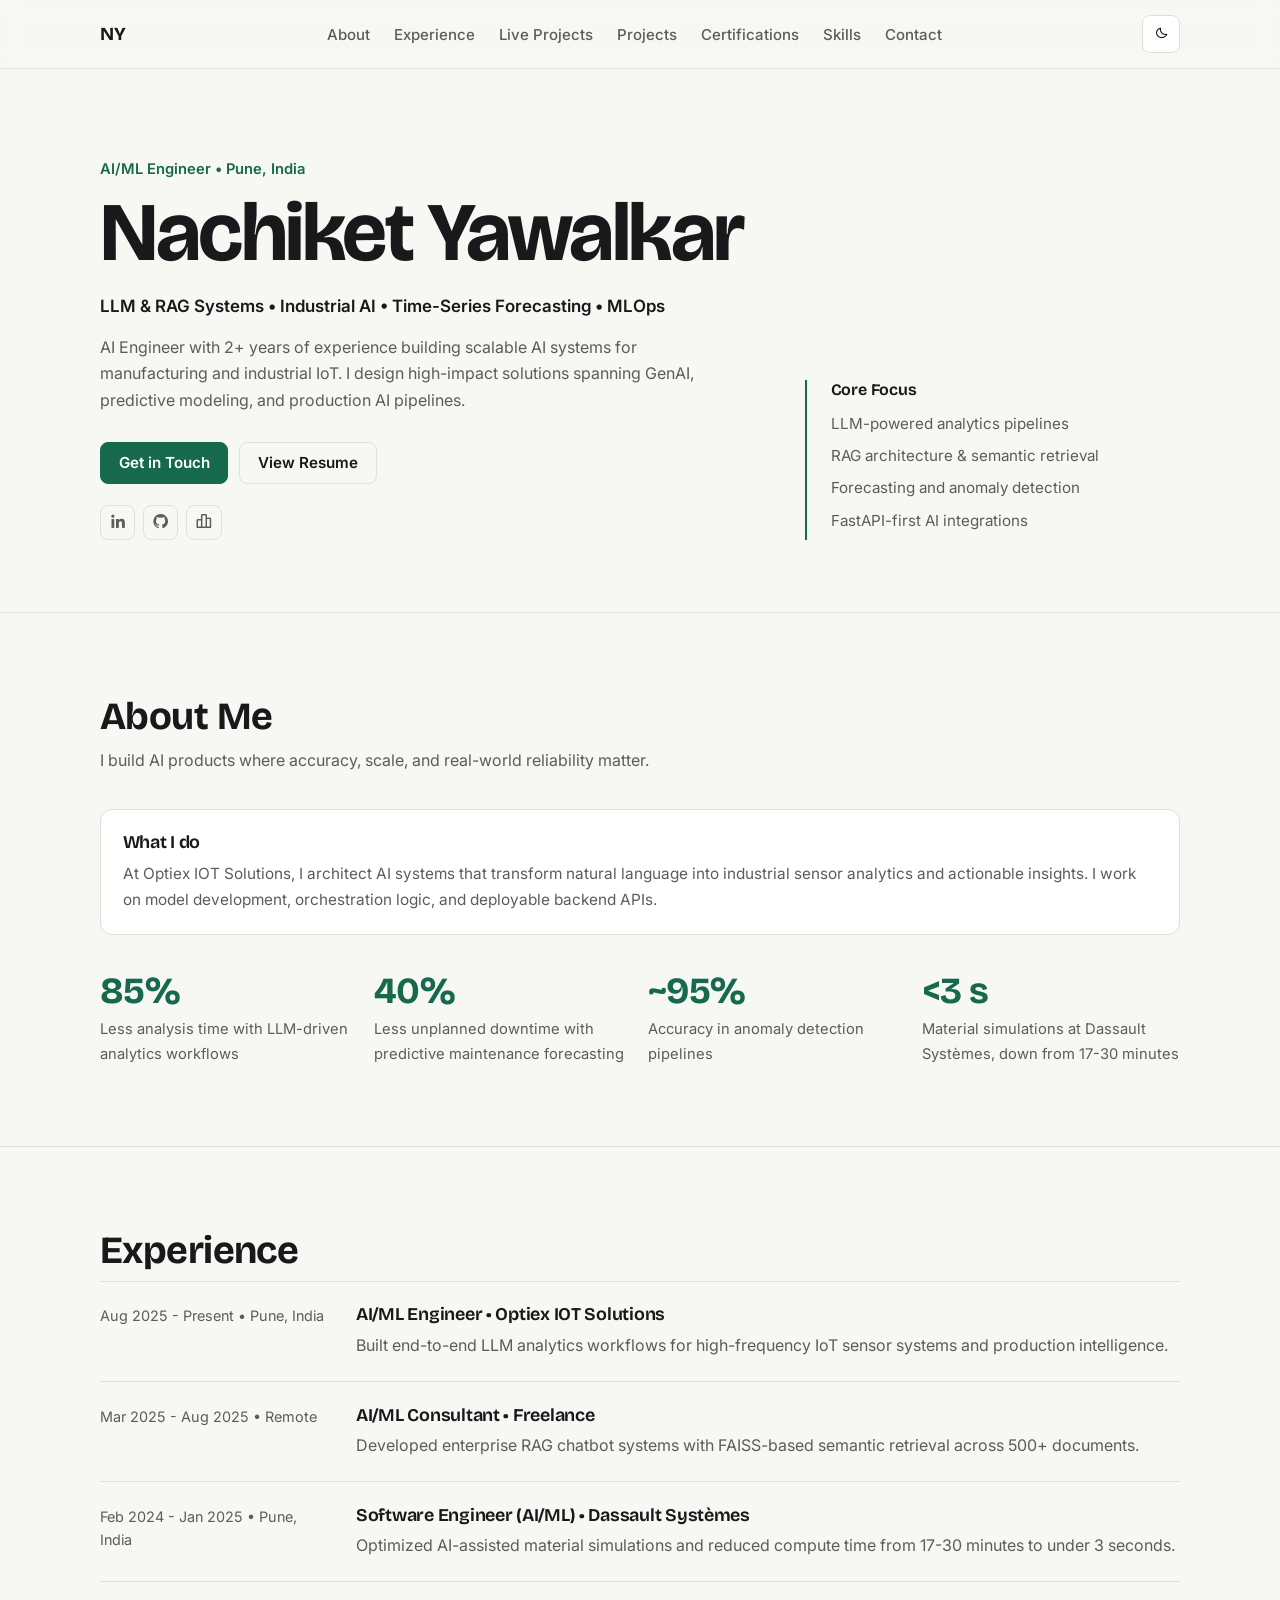
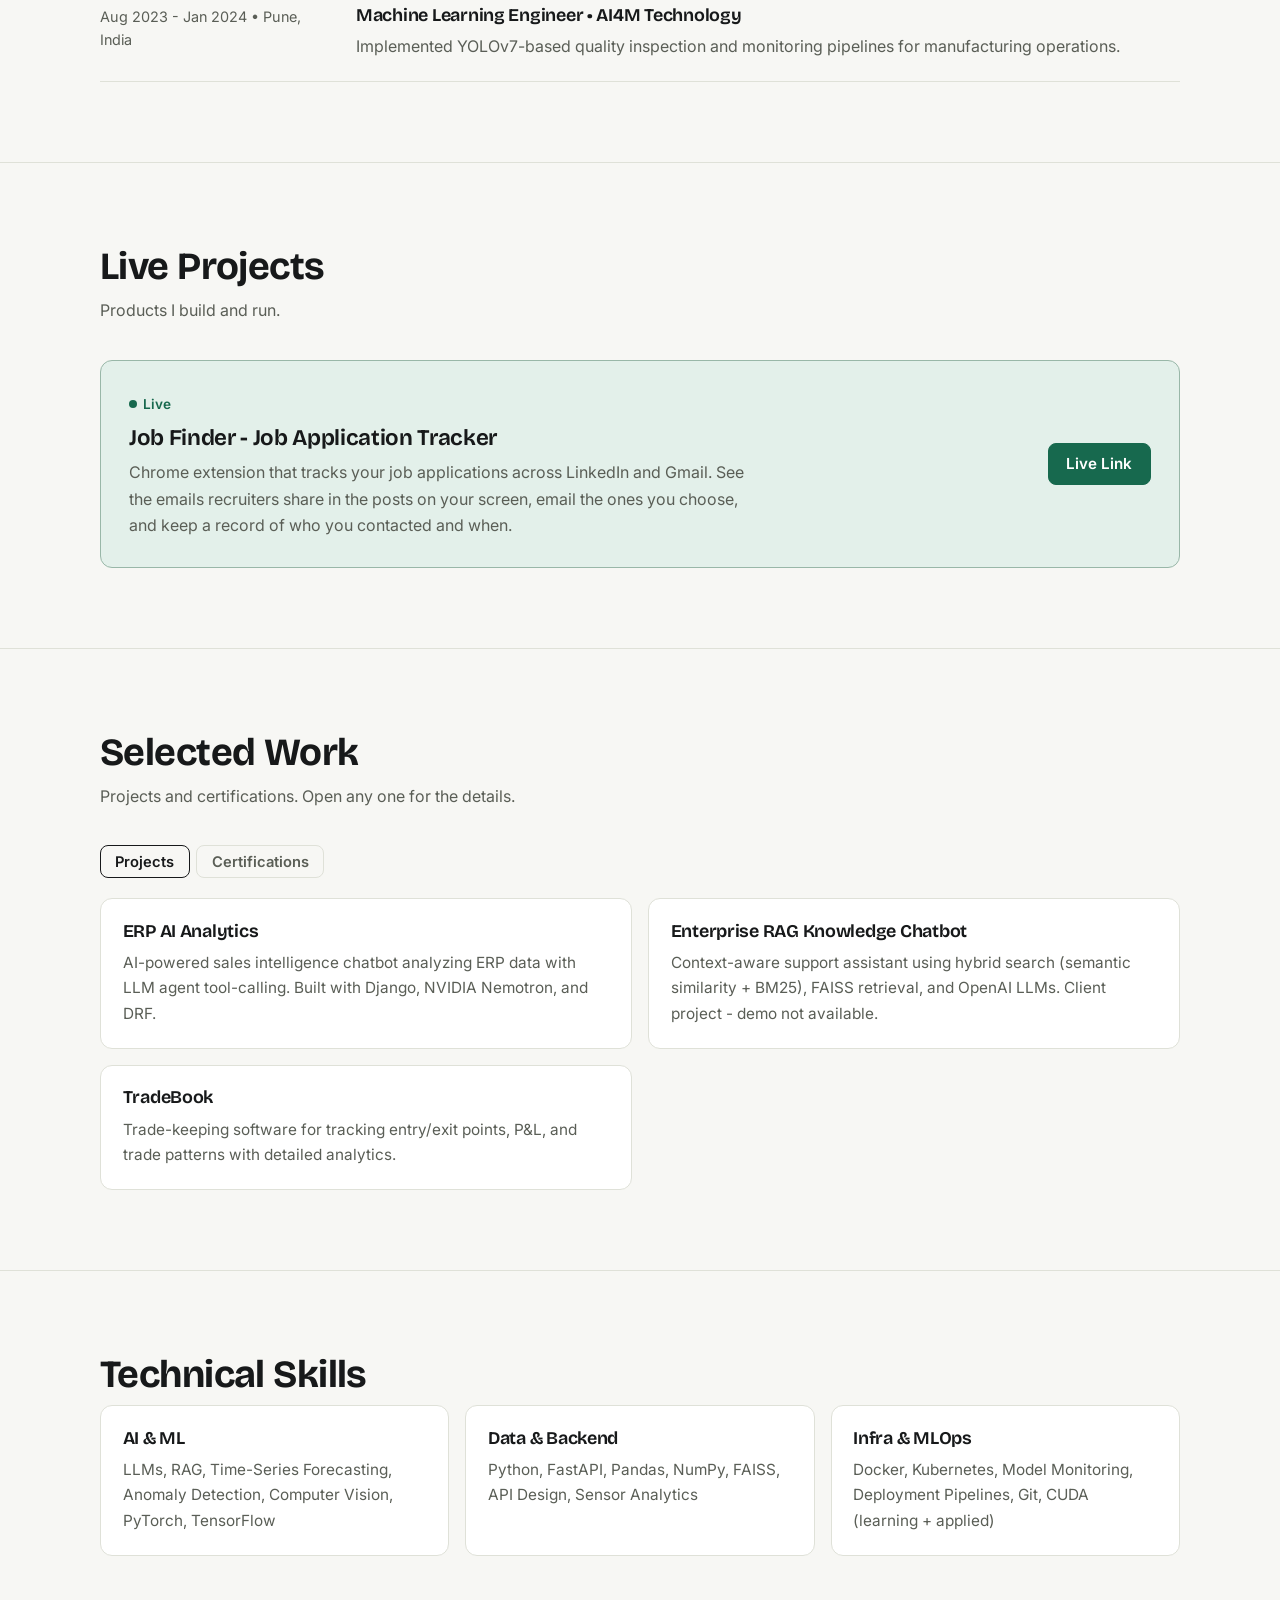
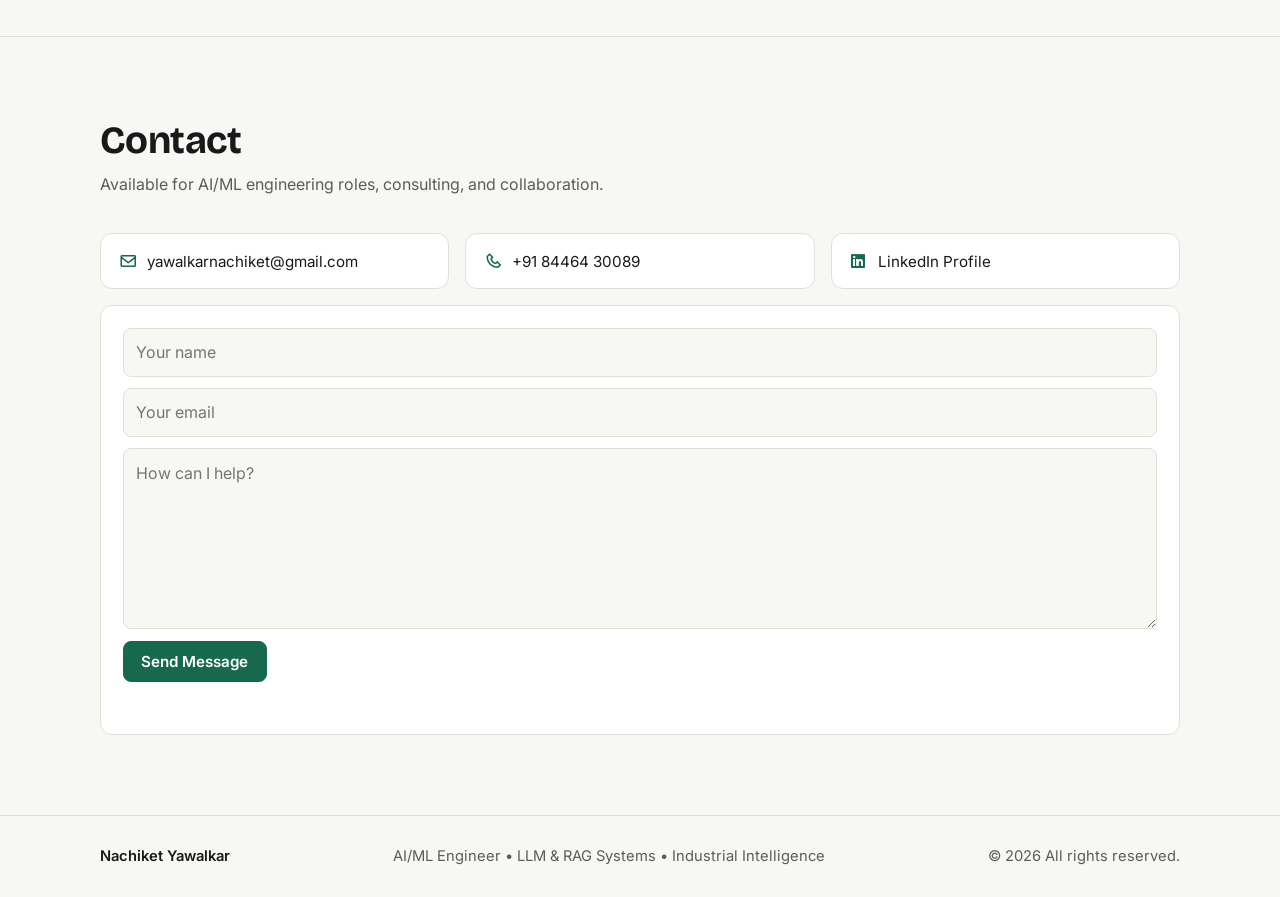
<file: index.html>
<!DOCTYPE html>
<html lang="en">
<head>
    <meta charset="UTF-8">
    <meta name="viewport" content="width=device-width, initial-scale=1.0">
    <meta name="description" content="Portfolio of Nachiket Yawalkar - AI/ML Engineer specializing in LLMs, RAG, time-series forecasting, and MLOps.">
    <title>Nachiket Yawalkar | AI/ML Engineer</title>
    <link rel="preconnect" href="https://fonts.googleapis.com">
    <link rel="preconnect" href="https://fonts.gstatic.com" crossorigin>
    <link href="https://fonts.googleapis.com/css2?family=Bricolage+Grotesque:opsz,wght@12..96,600;12..96,700&family=Inter:wght@400;500;600&display=swap" rel="stylesheet">
    <link href="https://cdn.jsdelivr.net/npm/boxicons@2.0.5/css/boxicons.min.css" rel="stylesheet">
    <link rel="stylesheet" href="style.css">
</head>
<body>
    <header class="l-header">
        <nav class="nav container">
            <a href="#home" class="nav__logo" aria-label="Nachiket Yawalkar, home">NY</a>
            <div class="nav__menu" id="nav-menu">
                <ul class="nav__list">
                    <li><a href="#about" class="nav__link">About</a></li>
                    <li><a href="#experience" class="nav__link">Experience</a></li>
                    <li><a href="#live-projects" class="nav__link">Live Projects</a></li>
                    <li><a href="projects.html" class="nav__link">Projects</a></li>
                    <li><a href="certifications.html" class="nav__link">Certifications</a></li>
                    <li><a href="#skills" class="nav__link">Skills</a></li>
                    <li><a href="#contact" class="nav__link">Contact</a></li>
                </ul>
            </div>
            <div class="nav__actions">
                <button class="icon-btn" id="theme-toggle" aria-label="Toggle theme">
                    <i class="bx bx-moon"></i>
                </button>
                <button class="nav__toggle icon-btn" id="nav-toggle" aria-label="Toggle menu">
                    <i class="bx bx-menu"></i>
                </button>
            </div>
        </nav>
    </header>

    <main>
        <section class="home section" id="home">
            <div class="container home__container reveal">
                <div class="home__content">
                    <p class="pill">AI/ML Engineer • Pune, India</p>
                    <h1>Nachiket Yawalkar</h1>
                    <p class="home__subtitle">LLM & RAG Systems • Industrial AI • Time-Series Forecasting • MLOps</p>
                    <p class="home__text">
                        AI Engineer with 2+ years of experience building scalable AI systems for manufacturing and industrial IoT. I design high-impact solutions spanning GenAI, predictive modeling, and production AI pipelines.
                    </p>
                    <div class="home__cta">
                        <a href="#contact" class="button">Get in Touch</a>
                        <a href="assets/Nachiket_Resume.pdf" class="button button--ghost" target="_blank" rel="noopener noreferrer">View Resume</a>
                    </div>
                    <div class="socials">
                        <a href="https://www.linkedin.com/in/nachiiiket" target="_blank" rel="noopener noreferrer" aria-label="LinkedIn"><i class="bx bxl-linkedin"></i></a>
                        <a href="https://github.com/nachiiiket" target="_blank" rel="noopener noreferrer" aria-label="GitHub"><i class="bx bxl-github"></i></a>
                        <a href="https://www.kaggle.com/nachiiiket/" target="_blank" rel="noopener noreferrer" aria-label="Kaggle"><i class="bx bx-bar-chart-alt-2"></i></a>
                    </div>
                </div>
                <aside class="home__card reveal">
                    <h3>Core Focus</h3>
                    <ul>
                        <li>LLM-powered analytics pipelines</li>
                        <li>RAG architecture & semantic retrieval</li>
                        <li>Forecasting and anomaly detection</li>
                        <li>FastAPI-first AI integrations</li>
                    </ul>
                </aside>
            </div>
        </section>

        <section class="section" id="about">
            <div class="container reveal">
                <h2 class="section-title">About Me</h2>
                <p class="section-subtitle">
                    I build AI products where accuracy, scale, and real-world reliability matter.
                </p>
                <div>
                    <article class="panel">
                        <h3>What I do</h3>
                        <p>
                            At Optiex IOT Solutions, I architect AI systems that transform natural language into industrial sensor analytics and actionable insights. I work on model development, orchestration logic, and deployable backend APIs.
                        </p>
                    </article>
                </div>
                <div class="stats">
                    <div class="stat"><b>85%</b><span>Less analysis time with LLM-driven analytics workflows</span></div>
                    <div class="stat"><b>40%</b><span>Less unplanned downtime with predictive maintenance forecasting</span></div>
                    <div class="stat"><b>~95%</b><span>Accuracy in anomaly detection pipelines</span></div>
                    <div class="stat"><b>&lt;3 s</b><span>Material simulations at Dassault Syst&egrave;mes, down from 17-30 minutes</span></div>
                </div>
            </div>
        </section>

        <section class="section section--muted" id="experience">
            <div class="container reveal">
                <h2 class="section-title">Experience</h2>
                <div class="timeline">
                    <article class="timeline__item">
                        <h3>AI/ML Engineer • Optiex IOT Solutions</h3>
                        <p class="meta">Aug 2025 - Present • Pune, India</p>
                        <p>Built end-to-end LLM analytics workflows for high-frequency IoT sensor systems and production intelligence.</p>
                    </article>
                    <article class="timeline__item">
                        <h3>AI/ML Consultant • Freelance</h3>
                        <p class="meta">Mar 2025 - Aug 2025 • Remote</p>
                        <p>Developed enterprise RAG chatbot systems with FAISS-based semantic retrieval across 500+ documents.</p>
                    </article>
                    <article class="timeline__item">
                        <h3>Software Engineer (AI/ML) • Dassault Systèmes</h3>
                        <p class="meta">Feb 2024 - Jan 2025 • Pune, India</p>
                        <p>Optimized AI-assisted material simulations and reduced compute time from 17-30 minutes to under 3 seconds.</p>
                    </article>
                    <article class="timeline__item">
                        <h3>Machine Learning Engineer • AI4M Technology</h3>
                        <p class="meta">Aug 2023 - Jan 2024 • Pune, India</p>
                        <p>Implemented YOLOv7-based quality inspection and monitoring pipelines for manufacturing operations.</p>
                    </article>
                </div>
            </div>
        </section>

        <section class="section" id="live-projects">
            <div class="container reveal">
                <h2 class="section-title">Live Projects</h2>
                <p class="section-subtitle">Products I build and run.</p>
                <article class="live-card">
                    <div>
                        <span class="live-tag">Live</span>
                        <h3><a href="job-finder/">Job Finder - Job Application Tracker</a></h3>
                        <p>Chrome extension that tracks your job applications across LinkedIn and Gmail. See the emails recruiters share in the posts on your screen, email the ones you choose, and keep a record of who you contacted and when.</p>
                    </div>
                    <a class="button" href="job-finder/">Live Link</a>
                </article>
            </div>
        </section>

        <section class="section section--muted" id="pages">
            <div class="container reveal">
                <h2 class="section-title">Selected Work</h2>
                <p class="section-subtitle">Projects and certifications. Open any one for the details.</p>
                <div class="page-tabs" role="tablist" aria-label="Portfolio Pages">
                    <button class="tab-btn active" data-tab-target="projects-page" role="tab" aria-selected="true">Projects</button>
                    <button class="tab-btn" data-tab-target="certifications-page" role="tab" aria-selected="false">Certifications</button>
                </div>

                <div id="projects-page" class="tab-panel active" role="tabpanel">
                    <div class="projects">
                        <article class="project-card">
                            <h3><a href="projects.html#erp-ai-analytics">ERP AI Analytics</a></h3>
                            <p>AI-powered sales intelligence chatbot analyzing ERP data with LLM agent tool-calling. Built with Django, NVIDIA Nemotron, and DRF.</p>
                        </article>
                        <article class="project-card">
                            <h3><a href="projects.html#enterprise-rag-chatbot">Enterprise RAG Knowledge Chatbot</a></h3>
                            <p>Context-aware support assistant using hybrid search (semantic similarity + BM25), FAISS retrieval, and OpenAI LLMs. Client project - demo not available.</p>
                        </article>
                        <article class="project-card">
                            <h3><a href="projects.html#tradebook">TradeBook</a></h3>
                            <p>Trade-keeping software for tracking entry/exit points, P&L, and trade patterns with detailed analytics.</p>
                        </article>
                    </div>
                </div>

                <div id="certifications-page" class="tab-panel" role="tabpanel">
                    <p class="section-subtitle">Open any certification for the details.</p>
                    <div class="chips">
                        <a href="certifications.html#learning-kubernetes">Learning Kubernetes</a>
                        <a href="certifications.html#learning-docker">Learning Docker</a>
                        <a href="certifications.html#js-algorithms-data-structures">JavaScript Algorithms and Data Structures</a>
                        <a href="certifications.html#ecommerce-level-1">E-Commerce Level 1 Participation</a>
                        <a href="certifications.html#solana-blockchain-program">Solana Blockchain Development Program</a>
                    </div>
                </div>

            </div>
        </section>

        <section class="section" id="skills">
            <div class="container reveal">
                <h2 class="section-title">Technical Skills</h2>
                <div class="skills">
                    <article class="skill-card">
                        <h3>AI & ML</h3>
                        <p>LLMs, RAG, Time-Series Forecasting, Anomaly Detection, Computer Vision, PyTorch, TensorFlow</p>
                    </article>
                    <article class="skill-card">
                        <h3>Data & Backend</h3>
                        <p>Python, FastAPI, Pandas, NumPy, FAISS, API Design, Sensor Analytics</p>
                    </article>
                    <article class="skill-card">
                        <h3>Infra & MLOps</h3>
                        <p>Docker, Kubernetes, Model Monitoring, Deployment Pipelines, Git, CUDA (learning + applied)</p>
                    </article>
                </div>
            </div>
        </section>

        <section class="section section--muted" id="contact">
            <div class="container">
                <h2 class="section-title">Contact</h2>
                <p class="section-subtitle">Available for AI/ML engineering roles, consulting, and collaboration.</p>
                <div class="contact-grid">
                    <a class="contact-card" href="mailto:yawalkarnachiket@gmail.com">
                        <i class="bx bx-envelope"></i>
                        <span class="contact-text">yawalkarnachiket@gmail.com</span>
                    </a>
                    <a class="contact-card" href="tel:+918446430089">
                        <i class="bx bx-phone"></i>
                        <span class="contact-text">+91 84464 30089</span>
                    </a>
                    <a class="contact-card" href="https://www.linkedin.com/in/nachiiiket" target="_blank" rel="noopener noreferrer">
                        <i class="bx bxl-linkedin-square"></i>
                        <span class="contact-text">LinkedIn Profile</span>
                    </a>
                </div>
                <form class="contact__form" id="contact-form">
                    <input type="text" id="name" class="contact__input" placeholder="Your name" aria-label="Your name" required>
                    <input type="email" id="email" class="contact__input" placeholder="Your email" aria-label="Your email" required>
                    <textarea id="message" rows="6" class="contact__input" placeholder="How can I help?" aria-label="How can I help?" required></textarea>
                    <button type="submit" class="button">Send Message</button>
                    <p id="form-status" class="form-status" aria-live="polite"></p>
                </form>
            </div>
        </section>
    </main>

    <button id="scroll-top" class="scroll-top" aria-label="Scroll to top">
        <i class="bx bx-up-arrow-alt"></i>
    </button>

    <footer class="footer">
        <div class="container footer__content">
            <p class="footer__title">Nachiket Yawalkar</p>
            <p>AI/ML Engineer • LLM & RAG Systems • Industrial Intelligence</p>
            <p class="footer__copy">© <span id="year"></span> All rights reserved.</p>
        </div>
    </footer>

    <script src="script.js"></script>
</body>
</html>
</file>
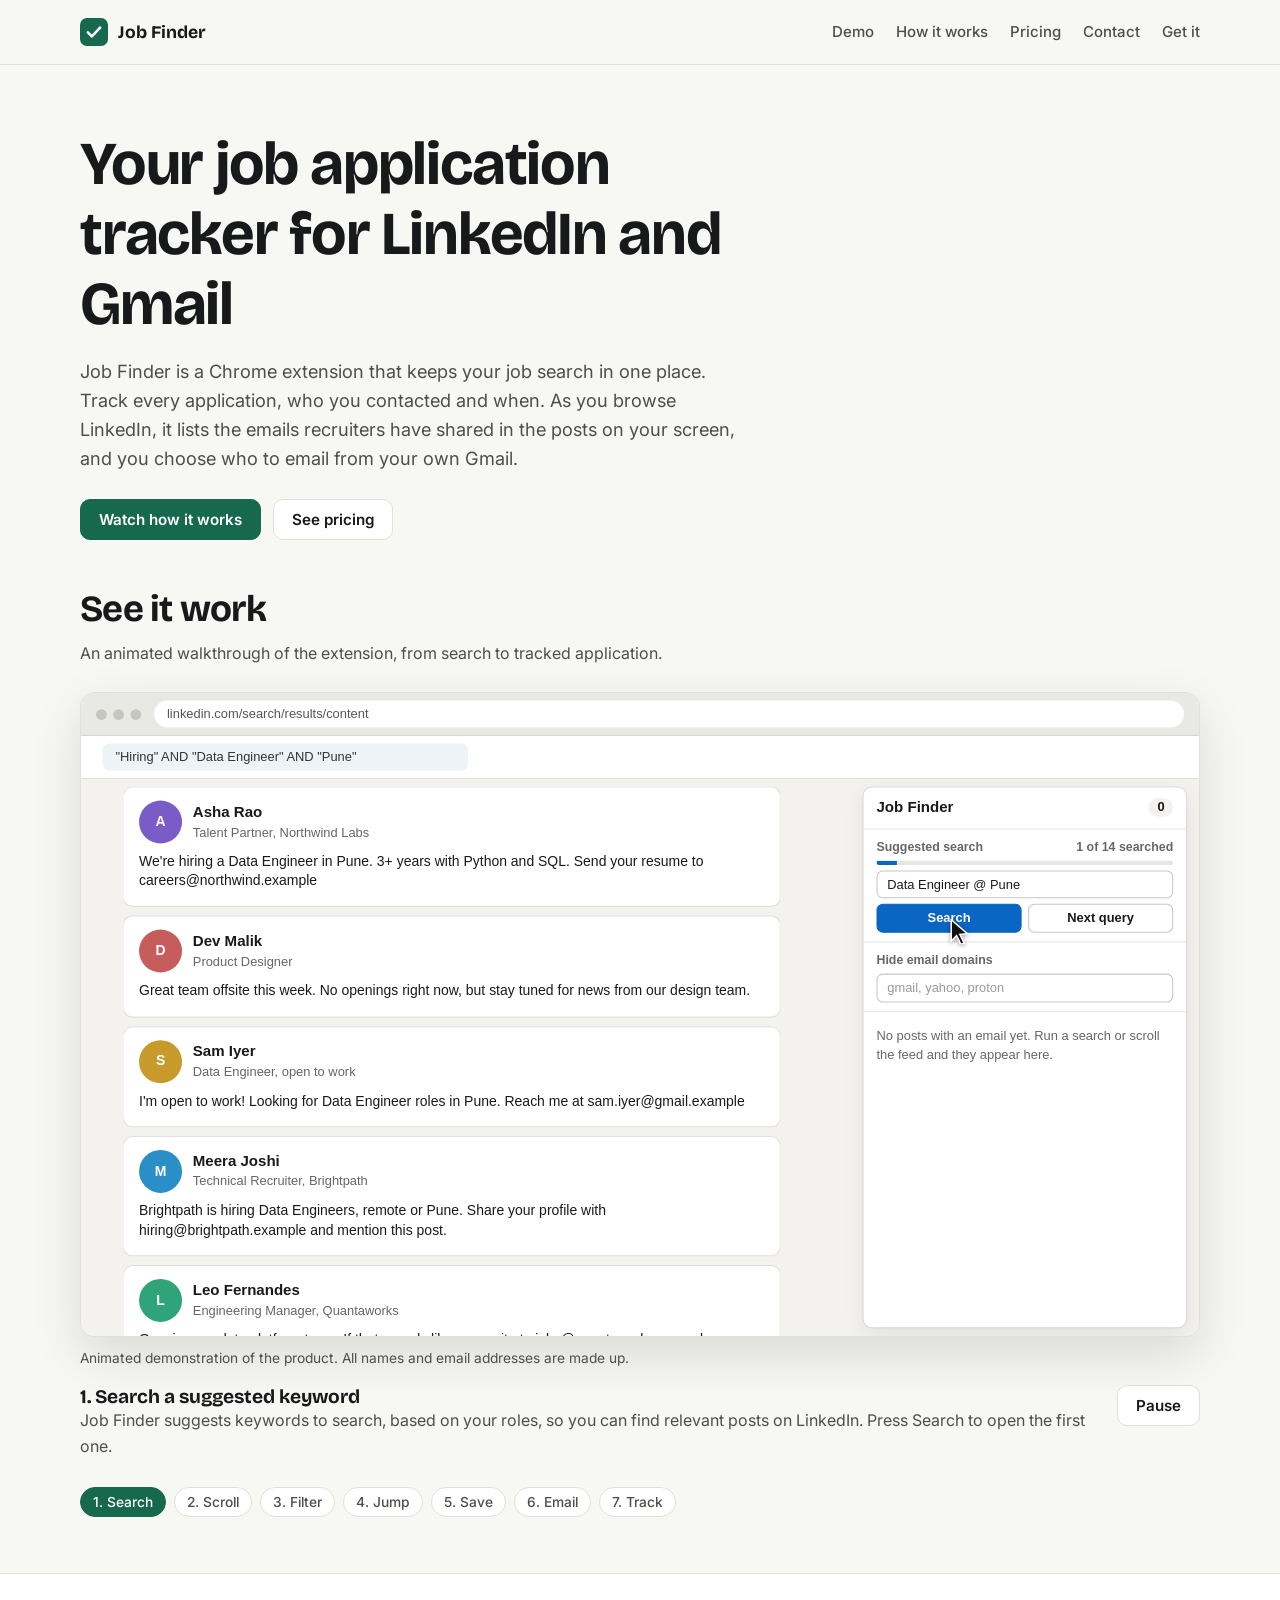
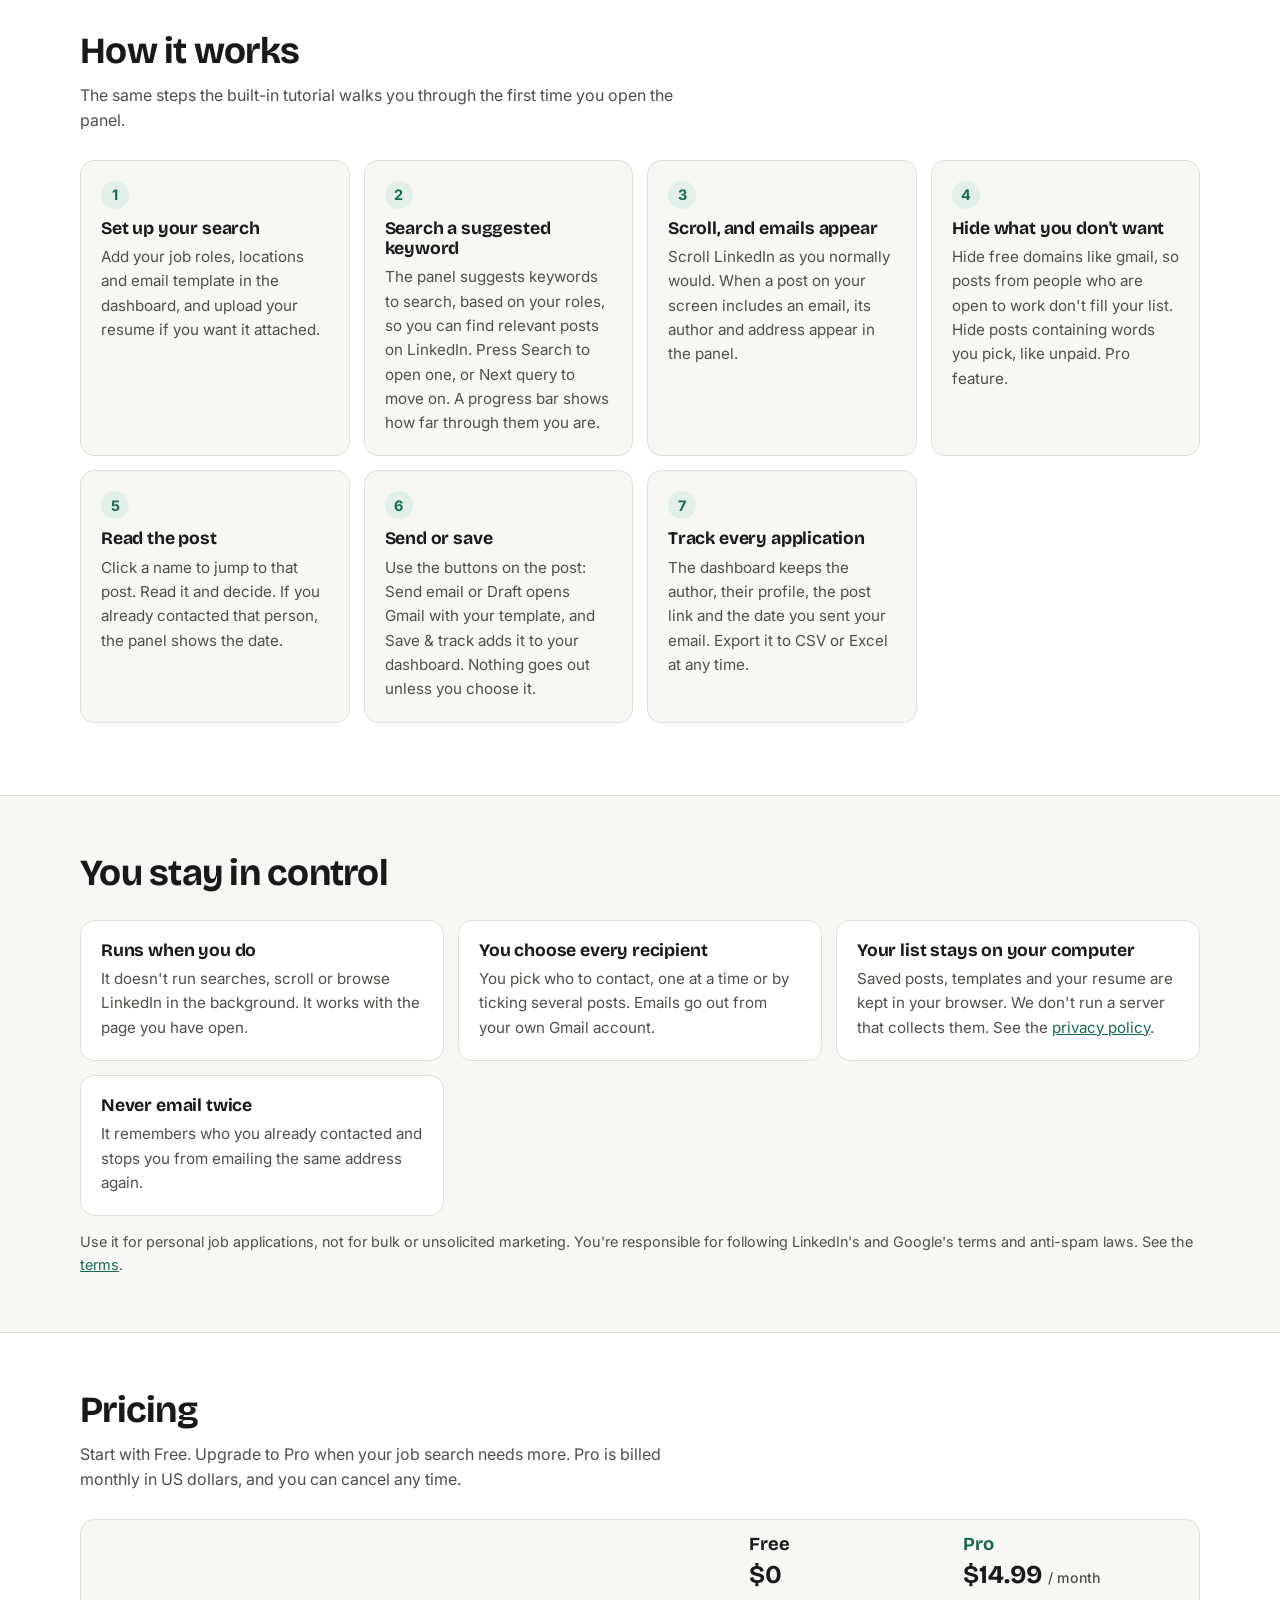
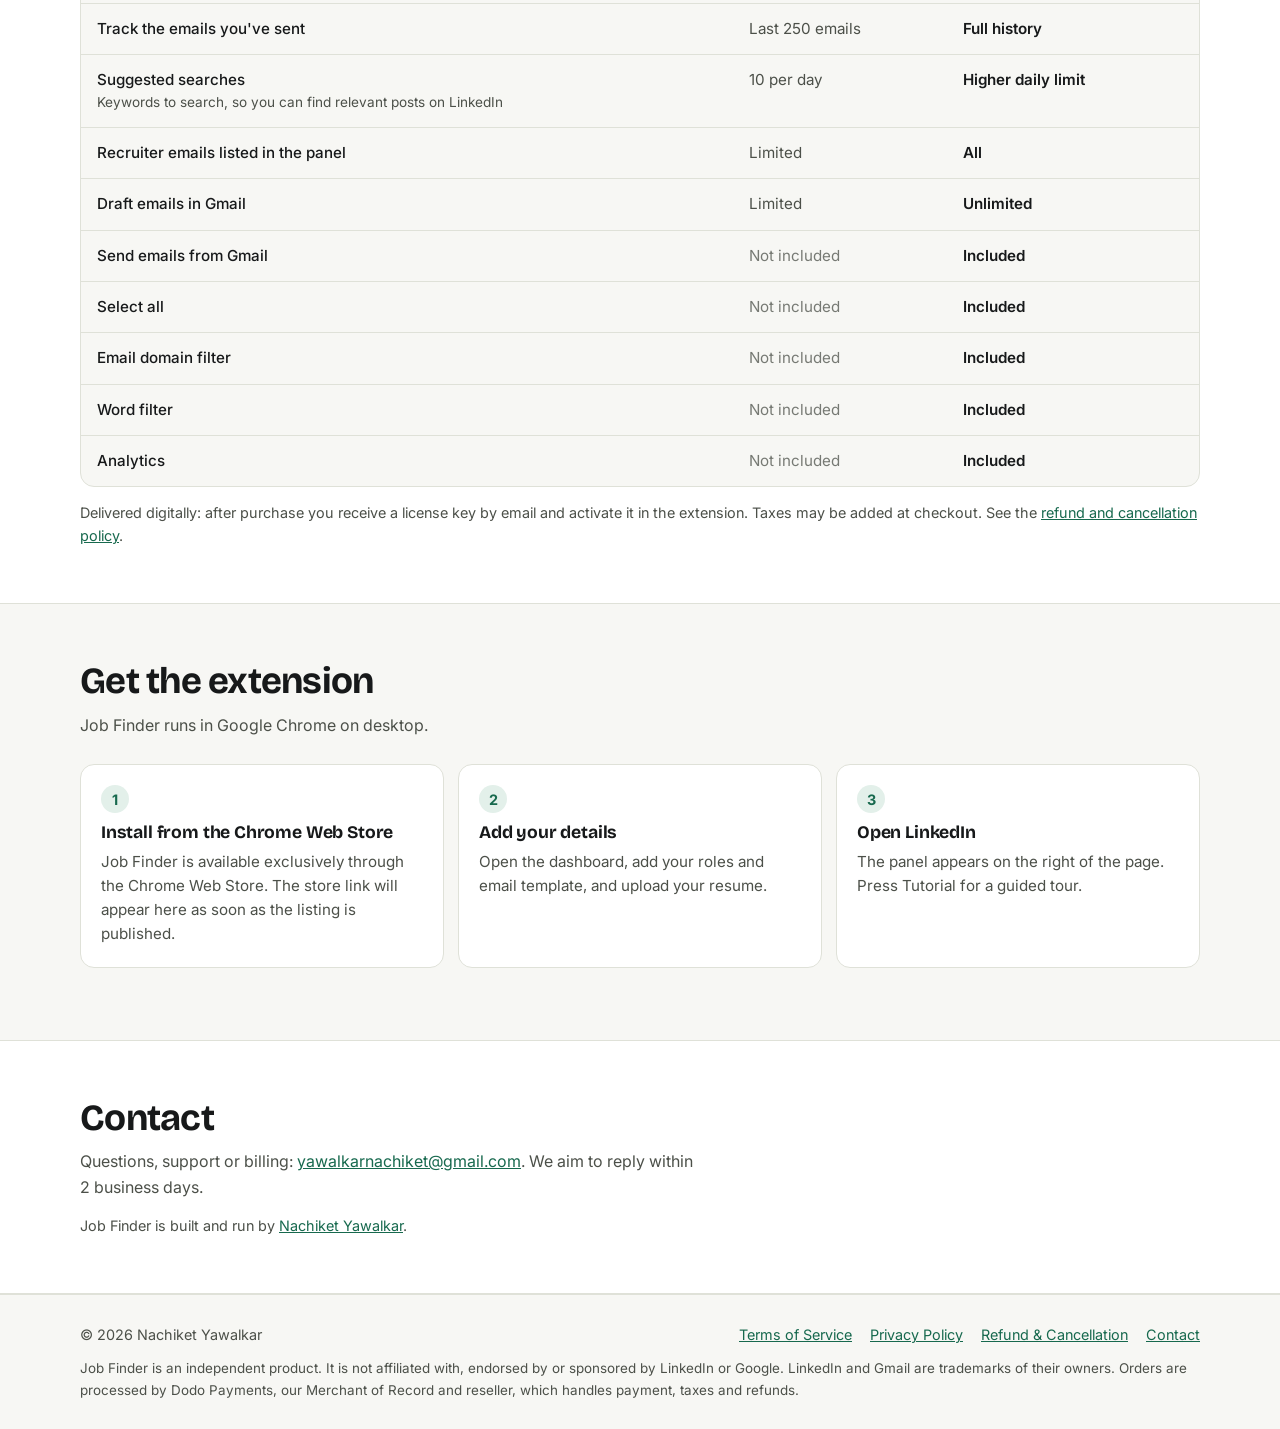
<file: job-finder/index.html>
<!doctype html>
<html lang="en">
<head>
  <meta charset="utf-8">
  <meta name="viewport" content="width=device-width, initial-scale=1">
  <title>Job Finder | Job application tracker for LinkedIn and Gmail</title>
  <meta name="description" content="Job Finder is a job application tracker for Chrome. Track every application and who you contacted, see emails recruiters share in LinkedIn posts, and email the ones you choose from your own Gmail.">
  <link rel="preconnect" href="https://fonts.googleapis.com">
  <link rel="preconnect" href="https://fonts.gstatic.com" crossorigin>
  <link href="https://fonts.googleapis.com/css2?family=Bricolage+Grotesque:opsz,wght@12..96,600;12..96,700&family=Inter:wght@400;500;600&display=swap" rel="stylesheet">
  <link rel="stylesheet" href="product.css">
</head>
<body>
<a class="skip" href="#main">Skip to content</a>
<header class="top">
  <div class="wrap">
    <a class="brand" href="./">
      <svg viewBox="0 0 32 32" aria-hidden="true"><rect width="32" height="32" rx="8" fill="#17694e"/><path d="M9 16.5l4.5 4.5L23 11" fill="none" stroke="#fff" stroke-width="3" stroke-linecap="round" stroke-linejoin="round"/></svg>
      Job Finder
    </a>
    <nav aria-label="Main">
      <a href="#demo">Demo</a>
      <a href="#how">How it works</a>
      <a href="#pricing">Pricing</a>
      <a href="#contact">Contact</a>
      <a class="keep" href="#get">Get it</a>
    </nav>
  </div>
</header>

<main id="main">
  <div class="hero wrap">
    <h1>Your job application tracker for LinkedIn and Gmail</h1>
    <p class="lead">Job Finder is a Chrome extension that keeps your job search in one place. Track every application, who you contacted and when. As you browse LinkedIn, it lists the emails recruiters have shared in the posts on your screen, and you choose who to email from your own Gmail.</p>
    <div class="cta">
      <a class="btn btn-primary" href="#demo">Watch how it works</a>
      <a class="btn" href="#pricing">See pricing</a>
    </div>
  </div>

  <section id="demo" style="padding-top:20px">
    <div class="wrap">
      <h2>See it work</h2>
      <p class="intro">An animated walkthrough of the extension, from search to tracked application.</p>
      <div class="demo-frame" id="demoFrame">
        <div class="stage" id="stage" role="img" aria-label="Animated demonstration of the Job Finder panel beside a LinkedIn page, Gmail compose and the dashboard. The caption below describes each step.">
          <div class="s-bar"><div class="s-dots"><i></i><i></i><i></i></div><div class="s-addr" id="sAddr"></div></div>

          <div class="s-view" id="vLinked">
            <div class="s-nav"><div class="s-search" id="sSearch">Search</div></div>
            <div class="s-feedbox"><div class="s-feed" id="sFeed"></div></div>
            <aside class="s-panel" id="sPanel" style="top:48px">
              <div class="s-phead"><span class="t">Job Finder</span><span class="s-count" id="sCount">0</span></div>
              <div class="s-sec">
                <div class="s-lbl"><span>Suggested search</span><span id="sQ">0 of 14 searched</span></div>
                <div class="s-bar-p"><i id="sQBar"></i></div>
                <div class="s-in">Data Engineer @ Pune</div>
                <div class="s-row"><div class="s-btn pri" id="sSearchBtn">Search</div><div class="s-btn">Next query</div></div>
              </div>
              <div class="s-sec">
                <div class="s-lbl">Hide email domains</div>
                <div class="s-in ph" id="sDomains">gmail, yahoo, proton</div>
              </div>
              <div class="s-list" id="sList"></div>
            </aside>
            <div class="s-gm" id="sGm">
              <div class="s-gm-h">New Message</div>
              <div class="s-gm-f"><em>To</em><span id="gmTo"></span></div>
              <div class="s-gm-f"><em>Subject</em><span id="gmSub"></span></div>
              <div class="s-gm-b" id="gmBody"></div>
              <div class="s-gm-a" id="gmAtt"></div>
              <div class="s-gm-s" id="gmSend">Send</div>
            </div>
          </div>

          <div class="s-view" id="vDash" hidden>
            <div class="s-dash">
              <div class="s-side"><b>Job Finder</b><small>Job application tracker</small><div class="on">Results</div><div>Analytics</div><div>Setup</div></div>
              <div class="s-main">
                <h4>Results</h4><p>Every job post you saved, and who you've contacted.</p>
                <table class="s-table">
                  <thead><tr><th>Email</th><th>Post</th><th>Author</th><th>Saved</th><th>Sent on</th><th>Status</th></tr></thead>
                  <tbody id="sRows"></tbody>
                </table>
              </div>
            </div>
          </div>

          <svg class="s-cur" id="sCur" viewBox="0 0 20 24" aria-hidden="true"><path d="M2 1l15 13-7 .6 4 8-3 1.4-4-8.2L2 21z" fill="#111" stroke="#fff" stroke-width="1.4"/></svg>
        </div>
      </div>
      <p class="demo-note">Animated demonstration of the product. All names and email addresses are made up.</p>
      <div class="demo-controls">
        <div class="demo-caption" aria-live="polite"><b id="capT"></b><span id="capB"></span></div>
        <button class="btn" id="demoToggle" type="button">Pause</button>
        <ol class="demo-steps" id="demoSteps" aria-label="Demo steps"></ol>
      </div>
    </div>
  </section>

  <section id="how" class="alt">
    <div class="wrap">
      <h2>How it works</h2>
      <p class="intro">The same steps the built-in tutorial walks you through the first time you open the panel.</p>
      <ol class="steps">
        <li><h3>Set up your search</h3><p>Add your job roles, locations and email template in the dashboard, and upload your resume if you want it attached.</p></li>
        <li><h3>Search a suggested keyword</h3><p>The panel suggests keywords to search, based on your roles, so you can find relevant posts on LinkedIn. Press Search to open one, or Next query to move on. A progress bar shows how far through them you are.</p></li>
        <li><h3>Scroll, and emails appear</h3><p>Scroll LinkedIn as you normally would. When a post on your screen includes an email, its author and address appear in the panel.</p></li>
        <li><h3>Hide what you don't want</h3><p>Hide free domains like gmail, so posts from people who are open to work don't fill your list. Hide posts containing words you pick, like unpaid. Pro feature.</p></li>
        <li><h3>Read the post</h3><p>Click a name to jump to that post. Read it and decide. If you already contacted that person, the panel shows the date.</p></li>
        <li><h3>Send or save</h3><p>Use the buttons on the post: Send email or Draft opens Gmail with your template, and Save &amp; track adds it to your dashboard. Nothing goes out unless you choose it.</p></li>
        <li><h3>Track every application</h3><p>The dashboard keeps the author, their profile, the post link and the date you sent your email. Export it to CSV or Excel at any time.</p></li>
      </ol>
    </div>
  </section>

  <section>
    <div class="wrap">
      <h2>You stay in control</h2>
      <div class="grid-2">
        <div class="card"><h3>Runs when you do</h3><p>It doesn't run searches, scroll or browse LinkedIn in the background. It works with the page you have open.</p></div>
        <div class="card"><h3>You choose every recipient</h3><p>You pick who to contact, one at a time or by ticking several posts. Emails go out from your own Gmail account.</p></div>
        <div class="card"><h3>Your list stays on your computer</h3><p>Saved posts, templates and your resume are kept in your browser. We don't run a server that collects them. See the <a href="privacy.html">privacy policy</a>.</p></div>
        <div class="card"><h3>Never email twice</h3><p>It remembers who you already contacted and stops you from emailing the same address again.</p></div>
      </div>
      <p class="fine">Use it for personal job applications, not for bulk or unsolicited marketing. You're responsible for following LinkedIn's and Google's terms and anti-spam laws. See the <a href="terms.html">terms</a>.</p>
    </div>
  </section>

  <section id="pricing" class="alt">
    <div class="wrap">
      <h2>Pricing</h2>
      <p class="intro">Start with Free. Upgrade to Pro when your job search needs more. Pro is billed monthly in US dollars, and you can cancel any time.</p>
      <div class="compare-wrap">
        <table class="compare">
          <thead>
            <tr>
              <th scope="col"><span class="vh">Feature</span></th>
              <th scope="col">Free<span class="p">$0</span></th>
              <th scope="col" class="pro">Pro<span class="p">$14.99 <small>/ month</small></span></th>
            </tr>
          </thead>
          <tbody>
            <tr><th scope="row">Track the emails you've sent</th><td>Last 250 emails</td><td class="yes">Full history</td></tr>
            <tr><th scope="row">Suggested searches<span class="row-note">Keywords to search, so you can find relevant posts on LinkedIn</span></th><td>10 per day</td><td class="yes">Higher daily limit</td></tr>
            <tr><th scope="row">Recruiter emails listed in the panel</th><td>Limited</td><td class="yes">All</td></tr>
            <tr><th scope="row">Draft emails in Gmail</th><td>Limited</td><td class="yes">Unlimited</td></tr>
            <tr><th scope="row">Send emails from Gmail</th><td class="no">Not included</td><td class="yes">Included</td></tr>
            <tr><th scope="row">Select all</th><td class="no">Not included</td><td class="yes">Included</td></tr>
            <tr><th scope="row">Email domain filter</th><td class="no">Not included</td><td class="yes">Included</td></tr>
            <tr><th scope="row">Word filter</th><td class="no">Not included</td><td class="yes">Included</td></tr>
            <tr><th scope="row">Analytics</th><td class="no">Not included</td><td class="yes">Included</td></tr>
          </tbody>
        </table>
      </div>
      <p class="fine">Delivered digitally: after purchase you receive a license key by email and activate it in the extension. Taxes may be added at checkout. See the <a href="refund.html">refund and cancellation policy</a>.</p>
    </div>
  </section>

  <section id="get">
    <div class="wrap">
      <h2>Get the extension</h2>
      <p class="intro">Job Finder runs in Google Chrome on desktop.</p>
      <ol class="steps">
        <li><h3>Install from the Chrome Web Store</h3><p>Job Finder is available exclusively through the Chrome Web Store. The store link will appear here as soon as the listing is published.</p></li>
        <li><h3>Add your details</h3><p>Open the dashboard, add your roles and email template, and upload your resume.</p></li>
        <li><h3>Open LinkedIn</h3><p>The panel appears on the right of the page. Press Tutorial for a guided tour.</p></li>
      </ol>
    </div>
  </section>

  <section id="contact" class="alt">
    <div class="wrap">
      <h2>Contact</h2>
      <p class="intro">Questions, support or billing: <a href="mailto:yawalkarnachiket@gmail.com">yawalkarnachiket@gmail.com</a>. We aim to reply within 2 business days.</p>
      <p class="fine">Job Finder is built and run by <a href="../">Nachiket Yawalkar</a>.</p>
    </div>
  </section>
</main>

<footer>
  <div class="wrap">
    <span>&copy; 2026 Nachiket Yawalkar</span>
    <nav aria-label="Legal">
      <a href="terms.html">Terms of Service</a>
      <a href="privacy.html">Privacy Policy</a>
      <a href="refund.html">Refund &amp; Cancellation</a>
      <a href="index.html#contact">Contact</a>
    </nav>
    <p class="disc">Job Finder is an independent product. It is not affiliated with, endorsed by or sponsored by LinkedIn or Google. LinkedIn and Gmail are trademarks of their owners. Orders are processed by Dodo Payments, our Merchant of Record and reseller, which handles payment, taxes and refunds.</p>
  </div>
</footer>
<script src="demo.js"></script>
</body>
</html>
</file>
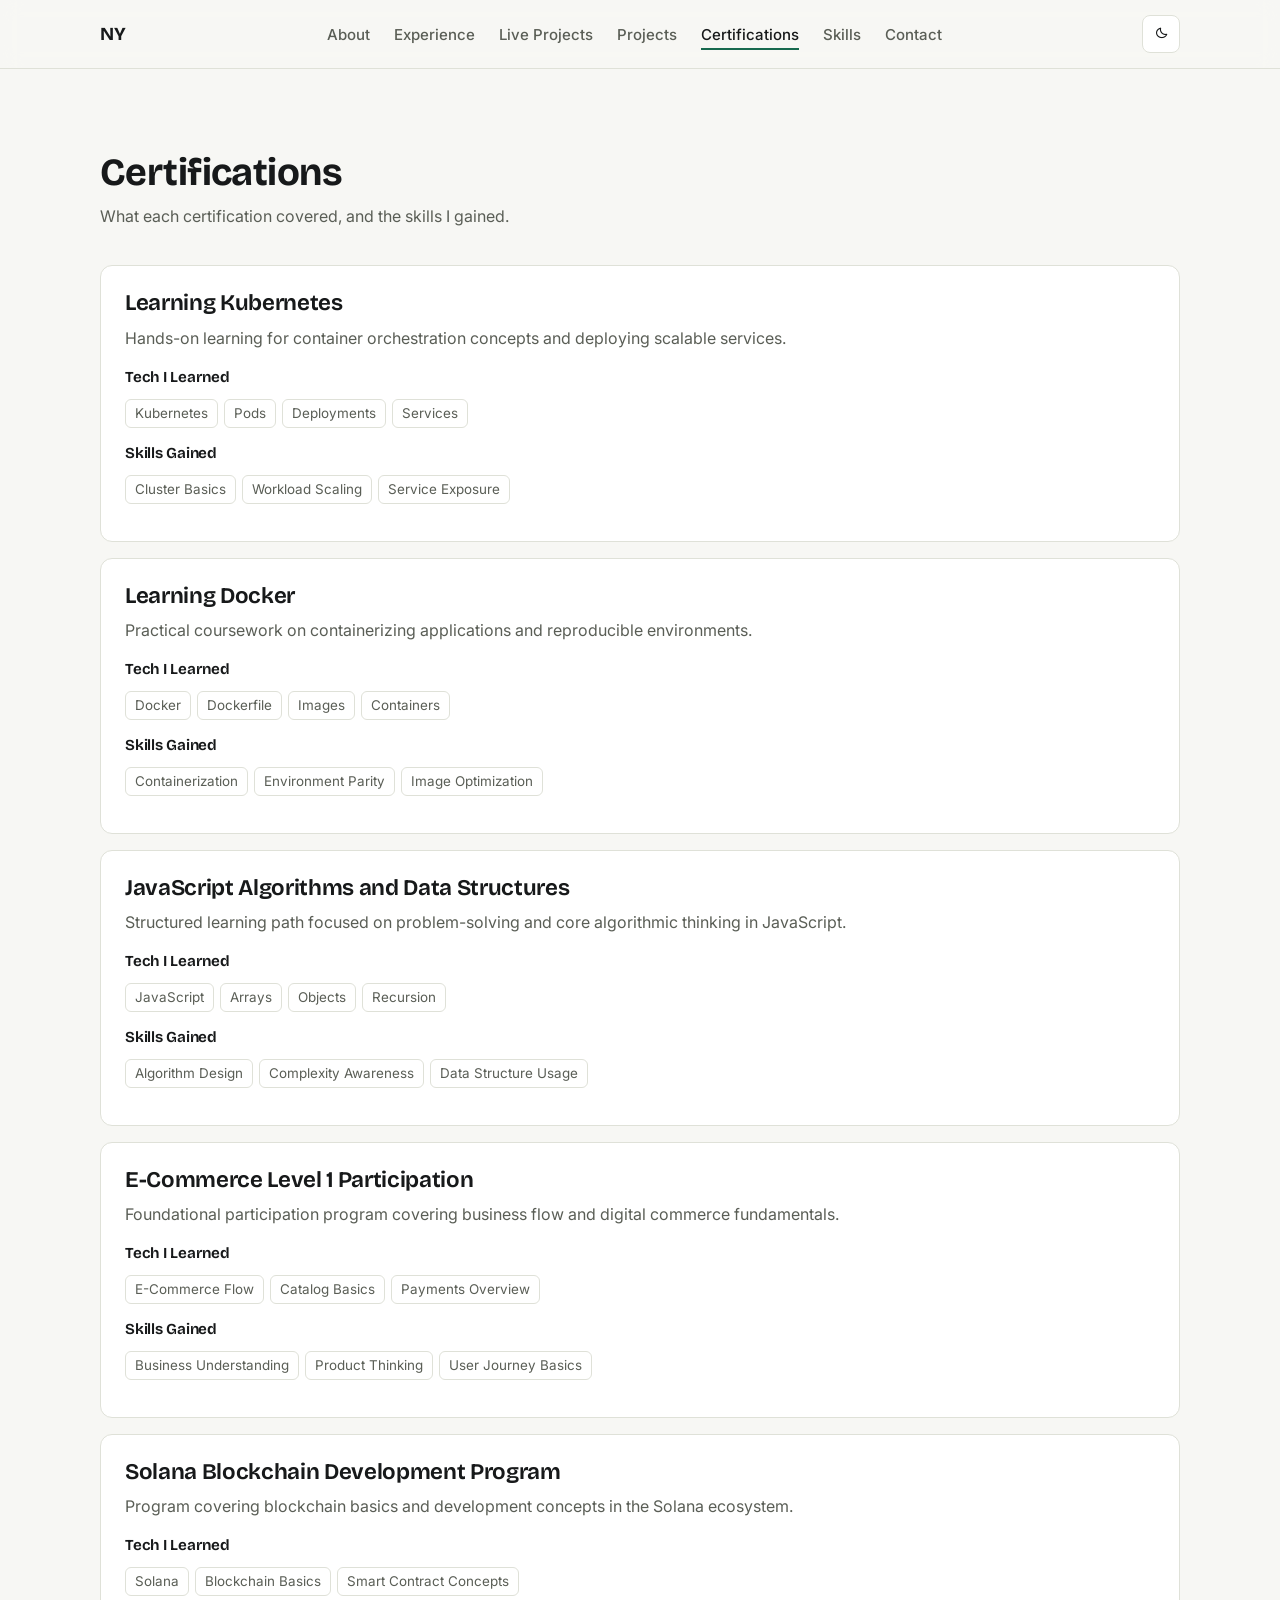
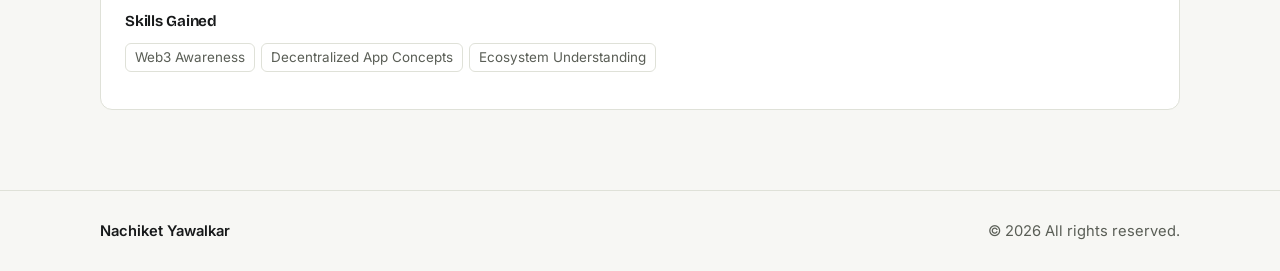
<file: certifications.html>
<!DOCTYPE html>
<html lang="en">
<head>
    <meta charset="UTF-8">
    <meta name="viewport" content="width=device-width, initial-scale=1.0">
    <meta name="description" content="Certifications of Nachiket Yawalkar">
    <title>Certifications | Nachiket Yawalkar</title>
    <link rel="preconnect" href="https://fonts.googleapis.com">
    <link rel="preconnect" href="https://fonts.gstatic.com" crossorigin>
    <link href="https://fonts.googleapis.com/css2?family=Bricolage+Grotesque:opsz,wght@12..96,600;12..96,700&family=Inter:wght@400;500;600&display=swap" rel="stylesheet">
    <link href="https://cdn.jsdelivr.net/npm/boxicons@2.0.5/css/boxicons.min.css" rel="stylesheet">
    <link rel="stylesheet" href="style.css">
</head>
<body>
    <header class="l-header">
        <nav class="nav container">
            <a href="index.html#home" class="nav__logo">NY</a>
            <div class="nav__menu" id="nav-menu">
                <ul class="nav__list">
                    <li><a href="index.html#about" class="nav__link">About</a></li>
                    <li><a href="index.html#experience" class="nav__link">Experience</a></li>
                    <li><a href="index.html#live-projects" class="nav__link">Live Projects</a></li>
                    <li><a href="projects.html" class="nav__link">Projects</a></li>
                    <li><a href="certifications.html" class="nav__link active">Certifications</a></li>
                    <li><a href="index.html#skills" class="nav__link">Skills</a></li>
                    <li><a href="index.html#contact" class="nav__link">Contact</a></li>
                </ul>
            </div>
            <div class="nav__actions">
                <button class="icon-btn" id="theme-toggle" aria-label="Toggle theme">
                    <i class="bx bx-moon"></i>
                </button>
                <button class="nav__toggle icon-btn" id="nav-toggle" aria-label="Toggle menu">
                    <i class="bx bx-menu"></i>
                </button>
            </div>
        </nav>
    </header>

    <main>
        <section class="section">
            <div class="container">
                <h1 class="section-title">Certifications</h1>
                <p class="section-subtitle">What each certification covered, and the skills I gained.</p>

                <div class="project-list-page">
                    <article class="project-entry" id="learning-kubernetes">
                        <h2>Learning Kubernetes</h2>
                        <p>Hands-on learning for container orchestration concepts and deploying scalable services.</p>
                        <h3>Tech I Learned</h3>
                        <div class="stack-chips">
                            <span>Kubernetes</span>
                            <span>Pods</span>
                            <span>Deployments</span>
                            <span>Services</span>
                        </div>
                        <h3>Skills Gained</h3>
                        <div class="stack-chips">
                            <span>Cluster Basics</span>
                            <span>Workload Scaling</span>
                            <span>Service Exposure</span>
                        </div>
                    </article>

                    <article class="project-entry" id="learning-docker">
                        <h2>Learning Docker</h2>
                        <p>Practical coursework on containerizing applications and reproducible environments.</p>
                        <h3>Tech I Learned</h3>
                        <div class="stack-chips">
                            <span>Docker</span>
                            <span>Dockerfile</span>
                            <span>Images</span>
                            <span>Containers</span>
                        </div>
                        <h3>Skills Gained</h3>
                        <div class="stack-chips">
                            <span>Containerization</span>
                            <span>Environment Parity</span>
                            <span>Image Optimization</span>
                        </div>
                    </article>

                    <article class="project-entry" id="js-algorithms-data-structures">
                        <h2>JavaScript Algorithms and Data Structures</h2>
                        <p>Structured learning path focused on problem-solving and core algorithmic thinking in JavaScript.</p>
                        <h3>Tech I Learned</h3>
                        <div class="stack-chips">
                            <span>JavaScript</span>
                            <span>Arrays</span>
                            <span>Objects</span>
                            <span>Recursion</span>
                        </div>
                        <h3>Skills Gained</h3>
                        <div class="stack-chips">
                            <span>Algorithm Design</span>
                            <span>Complexity Awareness</span>
                            <span>Data Structure Usage</span>
                        </div>
                    </article>

                    <article class="project-entry" id="ecommerce-level-1">
                        <h2>E-Commerce Level 1 Participation</h2>
                        <p>Foundational participation program covering business flow and digital commerce fundamentals.</p>
                        <h3>Tech I Learned</h3>
                        <div class="stack-chips">
                            <span>E-Commerce Flow</span>
                            <span>Catalog Basics</span>
                            <span>Payments Overview</span>
                        </div>
                        <h3>Skills Gained</h3>
                        <div class="stack-chips">
                            <span>Business Understanding</span>
                            <span>Product Thinking</span>
                            <span>User Journey Basics</span>
                        </div>
                    </article>

                    <article class="project-entry" id="solana-blockchain-program">
                        <h2>Solana Blockchain Development Program</h2>
                        <p>Program covering blockchain basics and development concepts in the Solana ecosystem.</p>
                        <h3>Tech I Learned</h3>
                        <div class="stack-chips">
                            <span>Solana</span>
                            <span>Blockchain Basics</span>
                            <span>Smart Contract Concepts</span>
                        </div>
                        <h3>Skills Gained</h3>
                        <div class="stack-chips">
                            <span>Web3 Awareness</span>
                            <span>Decentralized App Concepts</span>
                            <span>Ecosystem Understanding</span>
                        </div>
                    </article>
                </div>
            </div>
        </section>
    </main>

    <button id="scroll-top" class="scroll-top" aria-label="Scroll to top">
        <i class="bx bx-up-arrow-alt"></i>
    </button>

    <footer class="footer">
        <div class="container footer__content">
            <p class="footer__title">Nachiket Yawalkar</p>
            <p class="footer__copy">© <span id="year"></span> All rights reserved.</p>
        </div>
    </footer>

    <script src="script.js"></script>
</body>
</html>
</file>
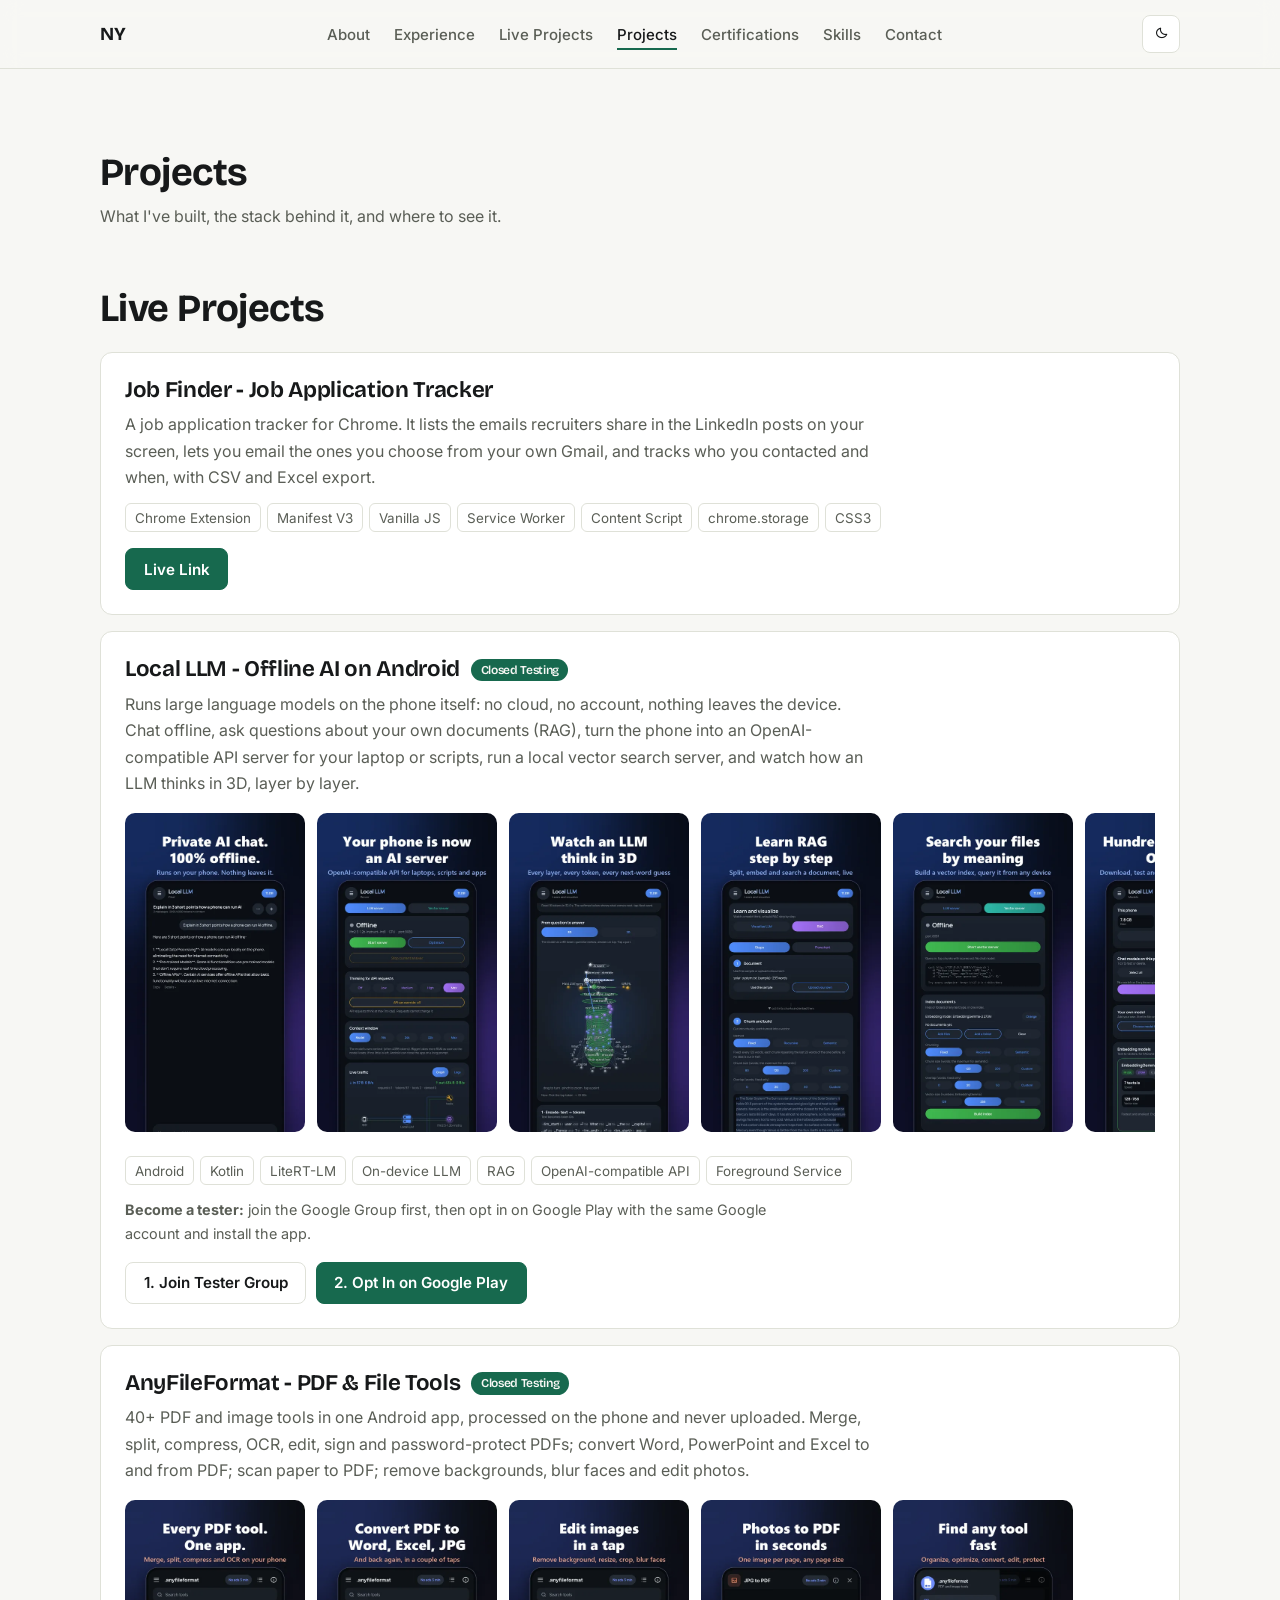
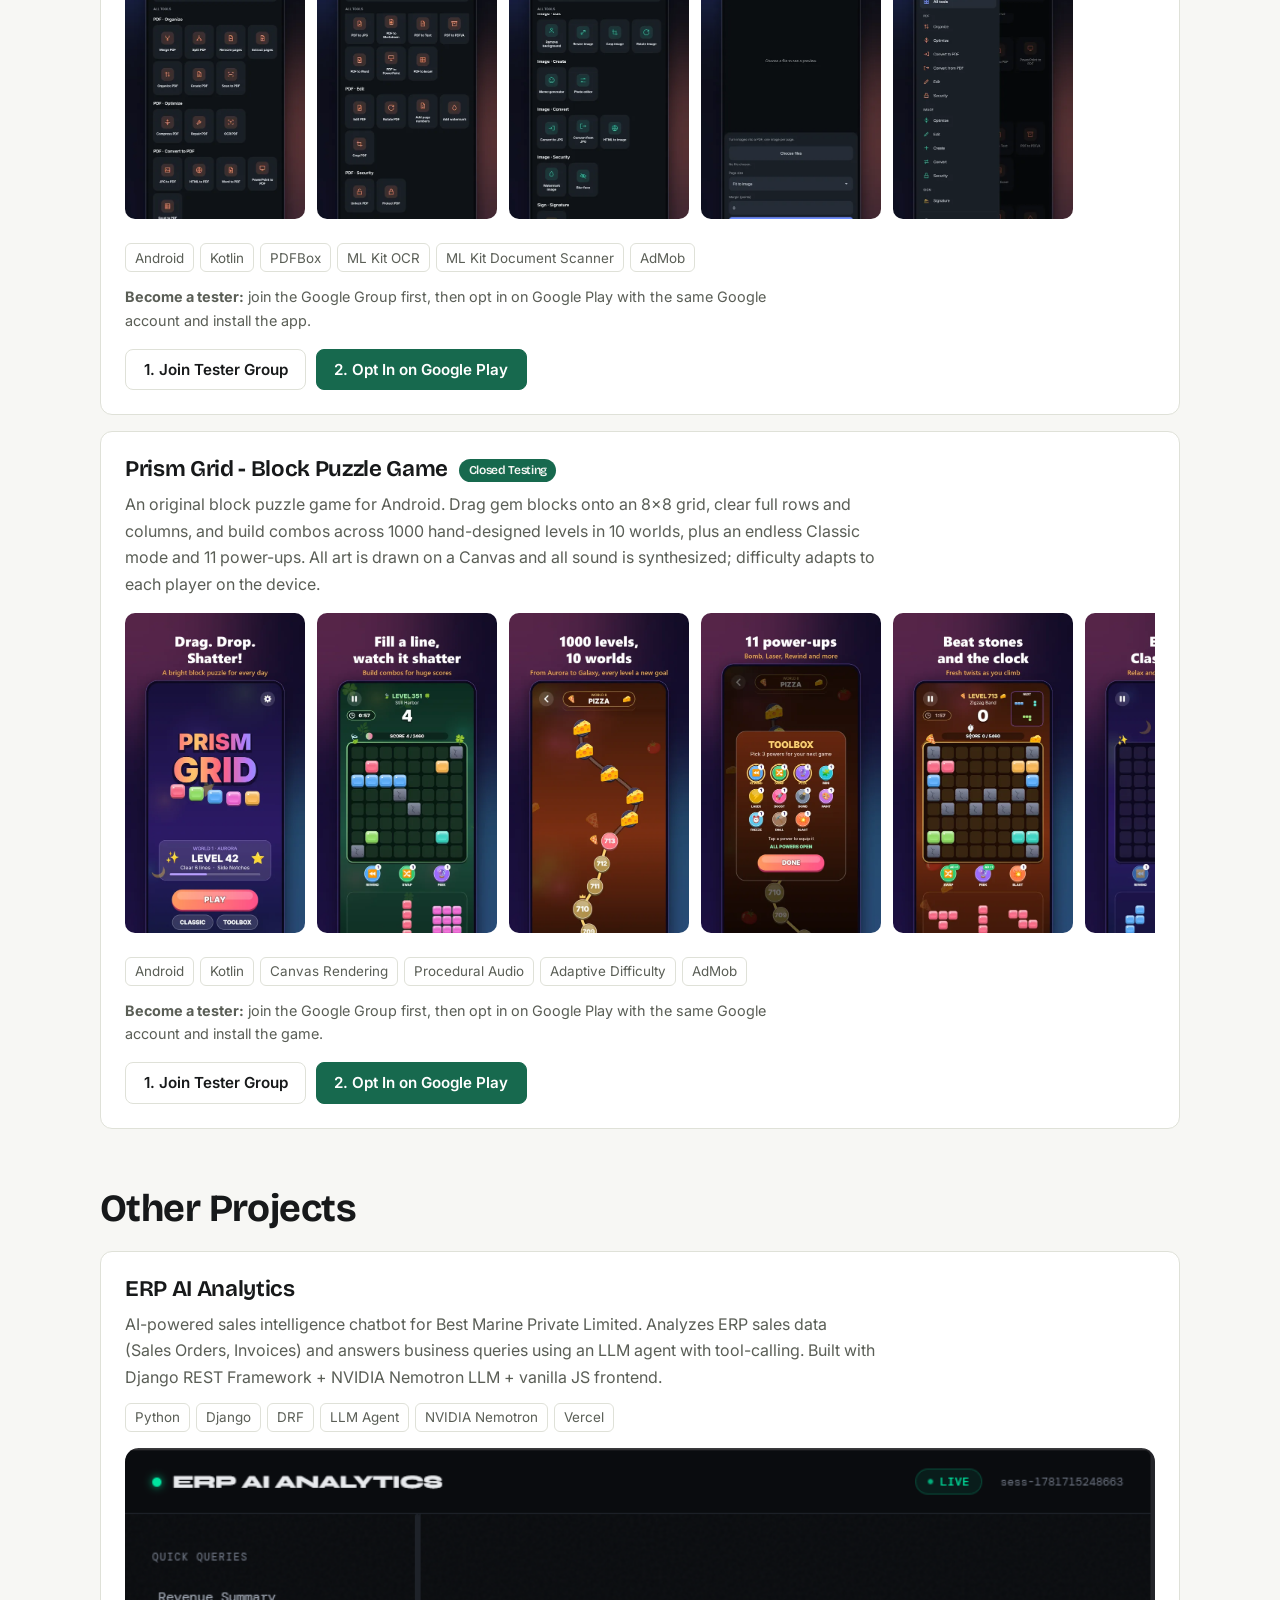
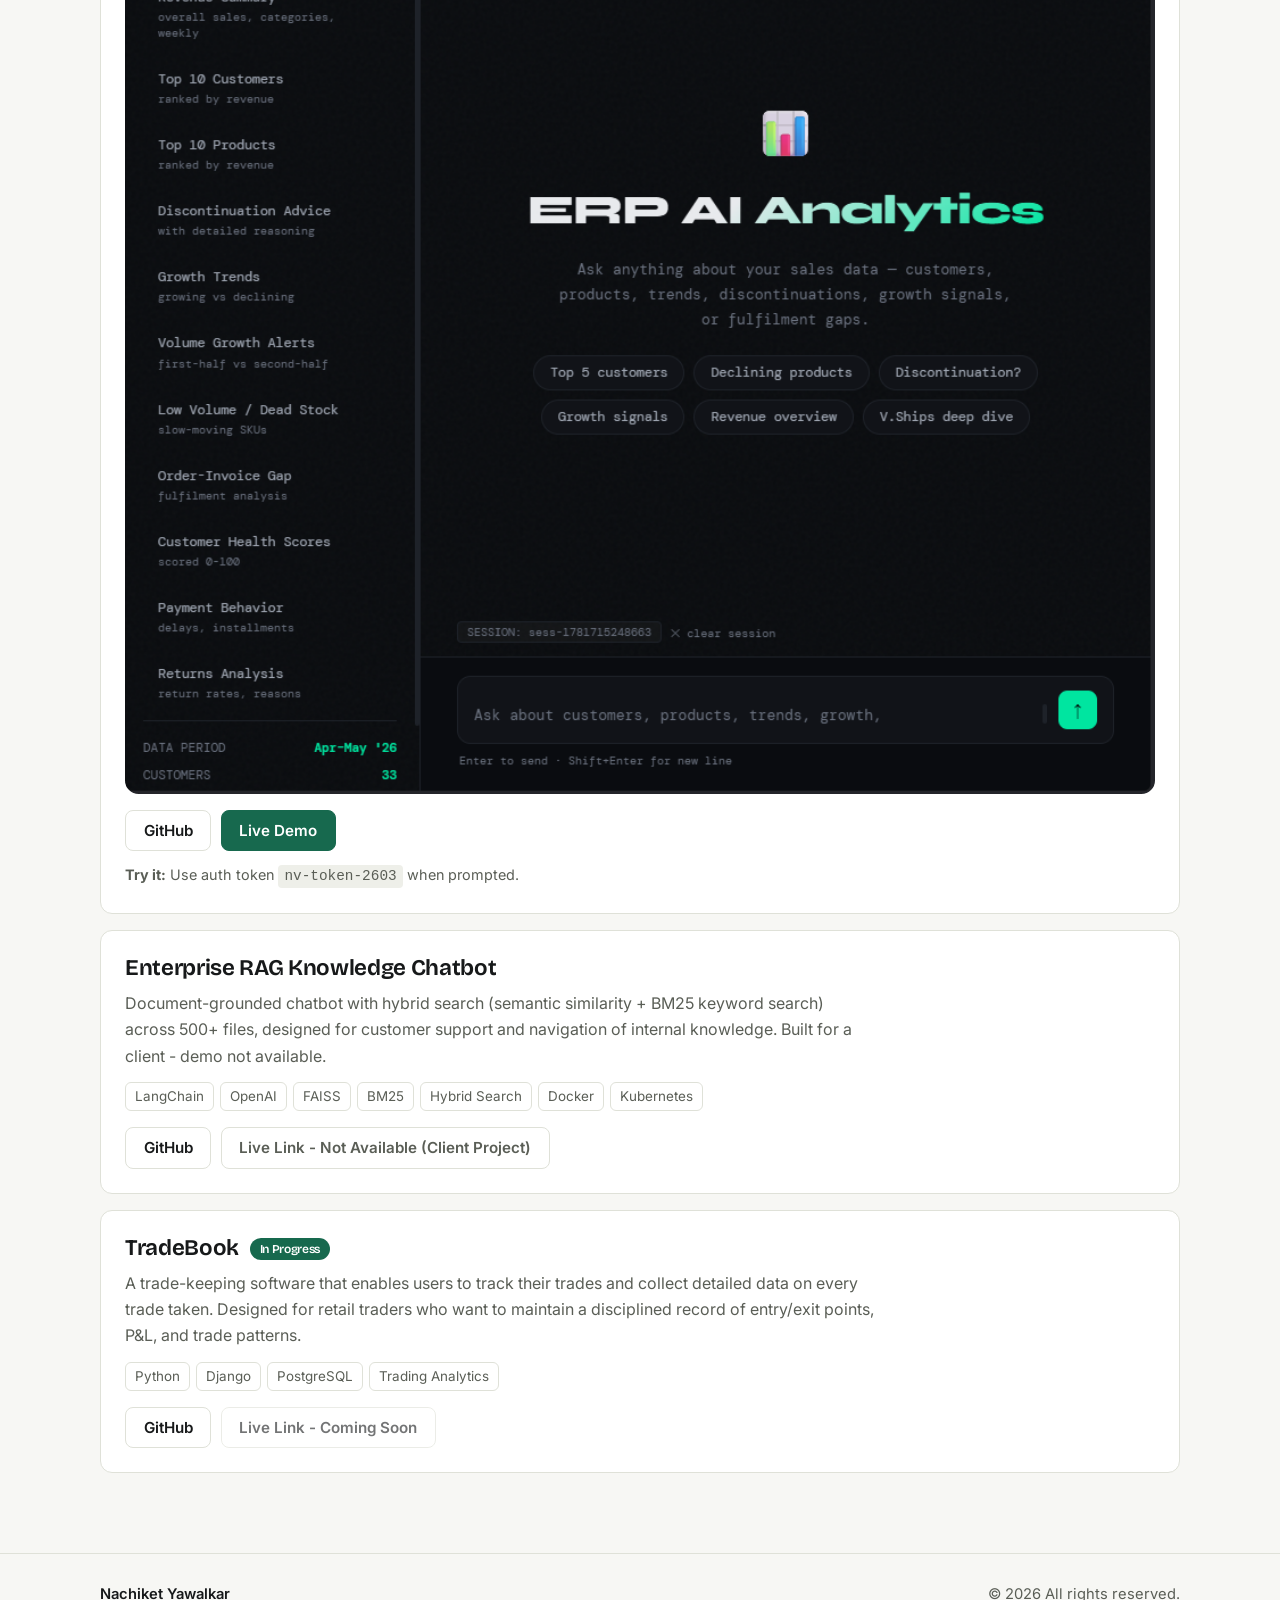
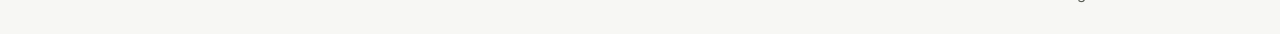
<file: projects.html>
<!DOCTYPE html>
<html lang="en">
<head>
    <meta charset="UTF-8">
    <meta name="viewport" content="width=device-width, initial-scale=1.0">
    <meta name="description" content="Project portfolio of Nachiket Yawalkar">
    <title>Projects | Nachiket Yawalkar</title>
    <link rel="preconnect" href="https://fonts.googleapis.com">
    <link rel="preconnect" href="https://fonts.gstatic.com" crossorigin>
    <link href="https://fonts.googleapis.com/css2?family=Bricolage+Grotesque:opsz,wght@12..96,600;12..96,700&family=Inter:wght@400;500;600&display=swap" rel="stylesheet">
    <link href="https://cdn.jsdelivr.net/npm/boxicons@2.0.5/css/boxicons.min.css" rel="stylesheet">
    <link rel="stylesheet" href="style.css">
</head>
<body>
    <header class="l-header">
        <nav class="nav container">
            <a href="index.html#home" class="nav__logo">NY</a>
            <div class="nav__menu" id="nav-menu">
                <ul class="nav__list">
                    <li><a href="index.html#about" class="nav__link">About</a></li>
                    <li><a href="index.html#experience" class="nav__link">Experience</a></li>
                    <li><a href="index.html#live-projects" class="nav__link">Live Projects</a></li>
                    <li><a href="projects.html" class="nav__link active">Projects</a></li>
                    <li><a href="certifications.html" class="nav__link">Certifications</a></li>
                    <li><a href="index.html#skills" class="nav__link">Skills</a></li>
                    <li><a href="index.html#contact" class="nav__link">Contact</a></li>
                </ul>
            </div>
            <div class="nav__actions">
                <button class="icon-btn" id="theme-toggle" aria-label="Toggle theme">
                    <i class="bx bx-moon"></i>
                </button>
                <button class="nav__toggle icon-btn" id="nav-toggle" aria-label="Toggle menu">
                    <i class="bx bx-menu"></i>
                </button>
            </div>
        </nav>
    </header>

    <main>
        <section class="section">
            <div class="container">
                <h1 class="section-title">Projects</h1>
                <p class="section-subtitle">What I've built, the stack behind it, and where to see it.</p>

                <h2 class="section-title section-title--spaced" id="live-projects">Live Projects</h2>
                <div class="project-list-page">
                    <article class="project-entry" id="linkedin-job-finder-extension">
                        <h2>Job Finder - Job Application Tracker</h2>
                        <p>
                            A job application tracker for Chrome. It lists the emails recruiters share in the LinkedIn posts on your screen, lets you email the ones you choose from your own Gmail, and tracks who you contacted and when, with CSV and Excel export.
                        </p>
                        <div class="stack-chips">
                            <span>Chrome Extension</span>
                            <span>Manifest V3</span>
                            <span>Vanilla JS</span>
                            <span>Service Worker</span>
                            <span>Content Script</span>
                            <span>chrome.storage</span>
                            <span>CSS3</span>
                        </div>
                        <div class="project-links">
                            <a class="button" href="job-finder/">Live Link</a>
                        </div>
                    </article>

                    <article class="project-entry" id="local-llm">
                        <h2>Local LLM - Offline AI on Android <span style="display:inline-block;font-size:0.75rem;font-weight:600;padding:0.25rem 0.6rem;border-radius:999px;background:var(--primary);color:var(--bg);vertical-align:middle;margin-left:0.4rem;">Closed Testing</span></h2>
                        <p>
                            Runs large language models on the phone itself: no cloud, no account, nothing leaves the device. Chat offline, ask questions about your own documents (RAG), turn the phone into an OpenAI-compatible API server for your laptop or scripts, run a local vector search server, and watch how an LLM thinks in 3D, layer by layer.
                        </p>
                        <div class="app-shots">
                            <img src="assets/apps/local-llm-1.webp" alt="Private AI chat, 100% offline" width="480" height="853" loading="lazy">
                            <img src="assets/apps/local-llm-2.webp" alt="Phone as an OpenAI-compatible AI server" width="480" height="853" loading="lazy">
                            <img src="assets/apps/local-llm-3.webp" alt="3D view of an LLM thinking layer by layer" width="480" height="853" loading="lazy">
                            <img src="assets/apps/local-llm-4.webp" alt="Learn RAG step by step" width="480" height="853" loading="lazy">
                            <img src="assets/apps/local-llm-5.webp" alt="Vector search server for your files" width="480" height="853" loading="lazy">
                            <img src="assets/apps/local-llm-6.webp" alt="Download and compare models" width="480" height="853" loading="lazy">
                        </div>
                        <div class="stack-chips">
                            <span>Android</span>
                            <span>Kotlin</span>
                            <span>LiteRT-LM</span>
                            <span>On-device LLM</span>
                            <span>RAG</span>
                            <span>OpenAI-compatible API</span>
                            <span>Foreground Service</span>
                        </div>
                        <p style="margin:0.75rem 0 0;color:var(--muted);font-size:0.9rem;">
                            <strong>Become a tester:</strong> join the Google Group first, then opt in on Google Play with the same Google account and install the app.
                        </p>
                        <div class="project-links">
                            <a class="button button--ghost" href="https://groups.google.com/g/local-llm-testers" target="_blank" rel="noopener noreferrer">1. Join Tester Group</a>
                            <a class="button" href="https://play.google.com/apps/testing/dev.phonellm" target="_blank" rel="noopener noreferrer">2. Opt In on Google Play</a>
                        </div>
                    </article>

                    <article class="project-entry" id="anyfileformat">
                        <h2>AnyFileFormat - PDF &amp; File Tools <span style="display:inline-block;font-size:0.75rem;font-weight:600;padding:0.25rem 0.6rem;border-radius:999px;background:var(--primary);color:var(--bg);vertical-align:middle;margin-left:0.4rem;">Closed Testing</span></h2>
                        <p>
                            40+ PDF and image tools in one Android app, processed on the phone and never uploaded. Merge, split, compress, OCR, edit, sign and password-protect PDFs; convert Word, PowerPoint and Excel to and from PDF; scan paper to PDF; remove backgrounds, blur faces and edit photos.
                        </p>
                        <div class="app-shots">
                            <img src="assets/apps/anyfileformat-1.webp" alt="Every PDF tool in one app" width="480" height="853" loading="lazy">
                            <img src="assets/apps/anyfileformat-2.webp" alt="Convert PDF to Word, Excel and JPG" width="480" height="853" loading="lazy">
                            <img src="assets/apps/anyfileformat-3.webp" alt="Edit images in a tap" width="480" height="853" loading="lazy">
                            <img src="assets/apps/anyfileformat-4.webp" alt="Photos to PDF in seconds" width="480" height="853" loading="lazy">
                            <img src="assets/apps/anyfileformat-5.webp" alt="Find any tool fast" width="480" height="853" loading="lazy">
                        </div>
                        <div class="stack-chips">
                            <span>Android</span>
                            <span>Kotlin</span>
                            <span>PDFBox</span>
                            <span>ML Kit OCR</span>
                            <span>ML Kit Document Scanner</span>
                            <span>AdMob</span>
                        </div>
                        <p style="margin:0.75rem 0 0;color:var(--muted);font-size:0.9rem;">
                            <strong>Become a tester:</strong> join the Google Group first, then opt in on Google Play with the same Google account and install the app.
                        </p>
                        <div class="project-links">
                            <a class="button button--ghost" href="https://groups.google.com/g/local-llm-testers" target="_blank" rel="noopener noreferrer">1. Join Tester Group</a>
                            <a class="button" href="https://play.google.com/apps/testing/dev.anyfileformat" target="_blank" rel="noopener noreferrer">2. Opt In on Google Play</a>
                        </div>
                    </article>

                    <article class="project-entry" id="prism-grid">
                        <h2>Prism Grid - Block Puzzle Game <span style="display:inline-block;font-size:0.75rem;font-weight:600;padding:0.25rem 0.6rem;border-radius:999px;background:var(--primary);color:var(--bg);vertical-align:middle;margin-left:0.4rem;">Closed Testing</span></h2>
                        <p>
                            An original block puzzle game for Android. Drag gem blocks onto an 8×8 grid, clear full rows and columns, and build combos across 1000 hand-designed levels in 10 worlds, plus an endless Classic mode and 11 power-ups. All art is drawn on a Canvas and all sound is synthesized; difficulty adapts to each player on the device.
                        </p>
                        <div class="app-shots">
                            <img src="assets/apps/prism-grid-1.webp" alt="Prism Grid menu: Drag. Drop. Shatter!" width="480" height="853" loading="lazy">
                            <img src="assets/apps/prism-grid-2.webp" alt="Fill a line and watch it shatter" width="480" height="853" loading="lazy">
                            <img src="assets/apps/prism-grid-3.webp" alt="1000 levels across 10 worlds" width="480" height="853" loading="lazy">
                            <img src="assets/apps/prism-grid-4.webp" alt="11 power-ups in the toolbox" width="480" height="853" loading="lazy">
                            <img src="assets/apps/prism-grid-5.webp" alt="Beat stones and the clock" width="480" height="853" loading="lazy">
                            <img src="assets/apps/prism-grid-6.webp" alt="Endless Classic mode" width="480" height="853" loading="lazy">
                        </div>
                        <div class="stack-chips">
                            <span>Android</span>
                            <span>Kotlin</span>
                            <span>Canvas Rendering</span>
                            <span>Procedural Audio</span>
                            <span>Adaptive Difficulty</span>
                            <span>AdMob</span>
                        </div>
                        <p style="margin:0.75rem 0 0;color:var(--muted);font-size:0.9rem;">
                            <strong>Become a tester:</strong> join the Google Group first, then opt in on Google Play with the same Google account and install the game.
                        </p>
                        <div class="project-links">
                            <a class="button button--ghost" href="https://groups.google.com/g/local-llm-testers" target="_blank" rel="noopener noreferrer">1. Join Tester Group</a>
                            <a class="button" href="https://play.google.com/apps/testing/dev.prismgrid" target="_blank" rel="noopener noreferrer">2. Opt In on Google Play</a>
                        </div>
                    </article>
                </div>

                <h2 class="section-title section-title--spaced">Other Projects</h2>
                <div class="project-list-page">
                    <article class="project-entry" id="erp-ai-analytics">
                        <h2>ERP AI Analytics</h2>
                        <p>
                            AI-powered sales intelligence chatbot for Best Marine Private Limited. Analyzes ERP sales data (Sales Orders, Invoices) and answers business queries using an LLM agent with tool-calling. Built with Django REST Framework + NVIDIA Nemotron LLM + vanilla JS frontend.
                        </p>
                        <div class="stack-chips">
                            <span>Python</span>
                            <span>Django</span>
                            <span>DRF</span>
                            <span>LLM Agent</span>
                            <span>NVIDIA Nemotron</span>
                            <span>Vercel</span>
                        </div>
                        <div class="project-shot" style="background: none; border: none; padding: 0;">
                            <img src="assets/erp-aiagent.png" alt="ERP AI Analytics screenshot" style="width:100%; border-radius:0.85rem; display:block;">
                        </div>
                        <div class="project-links">
                            <a class="button button--ghost" href="https://github.com/nachiiiket/erp-bot" target="_blank" rel="noopener noreferrer">GitHub</a>
                            <a class="button" href="https://erp-2w694uaqf-erp-bot-demo.vercel.app/" target="_blank" rel="noopener noreferrer">Live Demo</a>
                        </div>
                        <p style="margin:0.75rem 0 0;color:var(--muted);font-size:0.9rem;">
                            <strong>Try it:</strong> Use auth token <code style="background:var(--surface-2);padding:0.2rem 0.4rem;border-radius:4px;">nv-token-2603</code> when prompted.
                        </p>
                    </article>

                    <article class="project-entry" id="enterprise-rag-chatbot">
                        <h2>Enterprise RAG Knowledge Chatbot</h2>
                        <p>
                            Document-grounded chatbot with hybrid search (semantic similarity + BM25 keyword search) across 500+ files, designed for customer support and navigation of internal knowledge. Built for a client - demo not available.
                        </p>
                        <div class="stack-chips">
                            <span>LangChain</span>
                            <span>OpenAI</span>
                            <span>FAISS</span>
                            <span>BM25</span>
                            <span>Hybrid Search</span>
                            <span>Docker</span>
                            <span>Kubernetes</span>
                        </div>
                        <div class="project-links">
                            <a class="button button--ghost" href="https://github.com/nachiiiket" target="_blank" rel="noopener noreferrer">GitHub</a>
                            <a class="button button--ghost" href="#" aria-disabled="true">Live Link - Not Available (Client Project)</a>
                        </div>
                    </article>

                    <article class="project-entry" id="tradebook">
                        <h2>TradeBook <span style="display:inline-block;font-size:0.75rem;font-weight:600;padding:0.25rem 0.6rem;border-radius:999px;background:var(--primary);color:#fff;vertical-align:middle;margin-left:0.4rem;">In Progress</span></h2>
                        <p>
                            A trade-keeping software that enables users to track their trades and collect detailed data on every trade taken. Designed for retail traders who want to maintain a disciplined record of entry/exit points, P&L, and trade patterns.
                        </p>
                        <div class="stack-chips">
                            <span>Python</span>
                            <span>Django</span>
                            <span>PostgreSQL</span>
                            <span>Trading Analytics</span>
                        </div>
                        <div class="project-links">
                            <a class="button button--ghost" href="https://github.com/nachiiiket" target="_blank" rel="noopener noreferrer">GitHub</a>
                            <span class="button button--ghost" style="opacity:0.6;cursor:default;">Live Link - Coming Soon</span>
                        </div>
                    </article>
                </div>
            </div>
        </section>
    </main>

    <button id="scroll-top" class="scroll-top" aria-label="Scroll to top">
        <i class="bx bx-up-arrow-alt"></i>
    </button>

    <footer class="footer">
        <div class="container footer__content">
            <p class="footer__title">Nachiket Yawalkar</p>
            <p class="footer__copy">© <span id="year"></span> All rights reserved.</p>
        </div>
    </footer>

    <script src="script.js"></script>
</body>
</html>
</file>
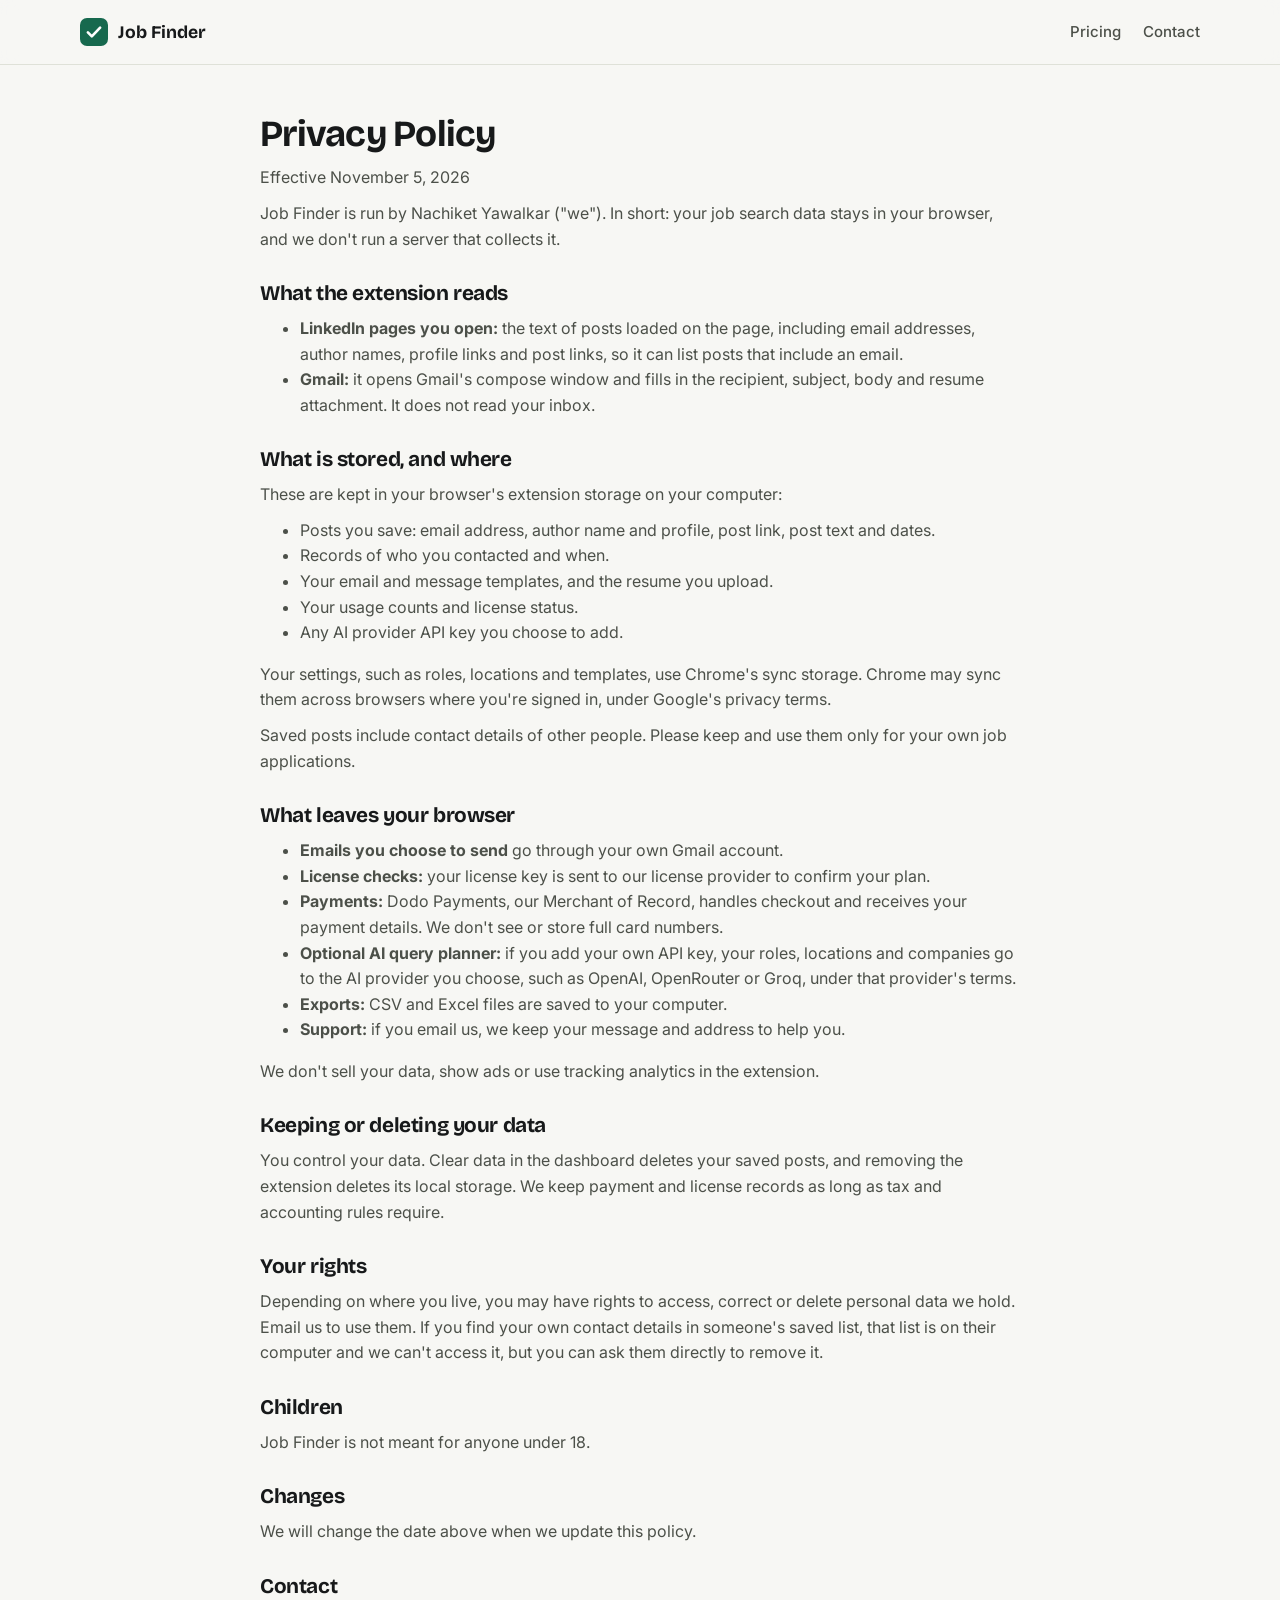
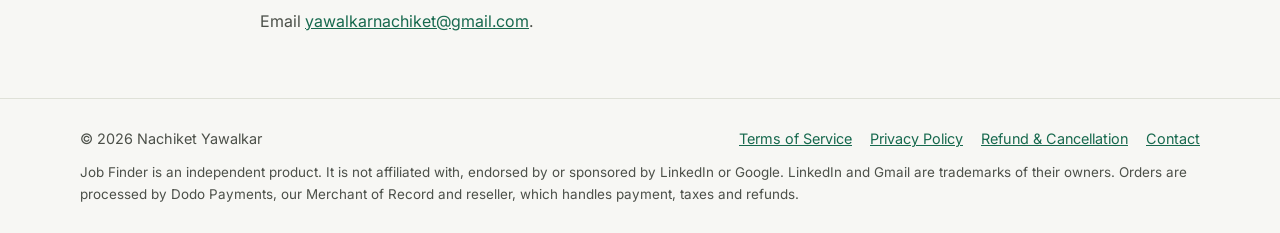
<file: job-finder/privacy.html>
<!doctype html>
<html lang="en">
<head>
  <meta charset="utf-8">
  <meta name="viewport" content="width=device-width, initial-scale=1">
  <title>Privacy Policy | Job Finder</title>
  <link href="https://fonts.googleapis.com/css2?family=Bricolage+Grotesque:opsz,wght@12..96,600;12..96,700&family=Inter:wght@400;500;600&display=swap" rel="stylesheet">
  <link rel="stylesheet" href="product.css">
</head>
<body>
<header class="top"><div class="wrap">
  <a class="brand" href="./"><svg viewBox="0 0 32 32" aria-hidden="true"><rect width="32" height="32" rx="8" fill="#17694e"/><path d="M9 16.5l4.5 4.5L23 11" fill="none" stroke="#fff" stroke-width="3" stroke-linecap="round" stroke-linejoin="round"/></svg>Job Finder</a>
  <nav aria-label="Main"><a class="keep" href="index.html#pricing">Pricing</a><a class="keep" href="index.html#contact">Contact</a></nav>
</div></header>
<main class="legal"><div class="wrap">
  <h1>Privacy Policy</h1>
  <p>Effective November 5, 2026</p>

  <p>Job Finder is run by Nachiket Yawalkar ("we"). In short: your job search data stays in your browser, and we don't run a server that collects it.</p>

  <h2>What the extension reads</h2>
  <ul>
    <li><strong>LinkedIn pages you open:</strong> the text of posts loaded on the page, including email addresses, author names, profile links and post links, so it can list posts that include an email.</li>
    <li><strong>Gmail:</strong> it opens Gmail's compose window and fills in the recipient, subject, body and resume attachment. It does not read your inbox.</li>
  </ul>

  <h2>What is stored, and where</h2>
  <p>These are kept in your browser's extension storage on your computer:</p>
  <ul>
    <li>Posts you save: email address, author name and profile, post link, post text and dates.</li>
    <li>Records of who you contacted and when.</li>
    <li>Your email and message templates, and the resume you upload.</li>
    <li>Your usage counts and license status.</li>
    <li>Any AI provider API key you choose to add.</li>
  </ul>
  <p>Your settings, such as roles, locations and templates, use Chrome's sync storage. Chrome may sync them across browsers where you're signed in, under Google's privacy terms.</p>
  <p>Saved posts include contact details of other people. Please keep and use them only for your own job applications.</p>

  <h2>What leaves your browser</h2>
  <ul>
    <li><strong>Emails you choose to send</strong> go through your own Gmail account.</li>
    <li><strong>License checks:</strong> your license key is sent to our license provider to confirm your plan.</li>
    <li><strong>Payments:</strong> Dodo Payments, our Merchant of Record, handles checkout and receives your payment details. We don't see or store full card numbers.</li>
    <li><strong>Optional AI query planner:</strong> if you add your own API key, your roles, locations and companies go to the AI provider you choose, such as OpenAI, OpenRouter or Groq, under that provider's terms.</li>
    <li><strong>Exports:</strong> CSV and Excel files are saved to your computer.</li>
    <li><strong>Support:</strong> if you email us, we keep your message and address to help you.</li>
  </ul>
  <p>We don't sell your data, show ads or use tracking analytics in the extension.</p>

  <h2>Keeping or deleting your data</h2>
  <p>You control your data. Clear data in the dashboard deletes your saved posts, and removing the extension deletes its local storage. We keep payment and license records as long as tax and accounting rules require.</p>

  <h2>Your rights</h2>
  <p>Depending on where you live, you may have rights to access, correct or delete personal data we hold. Email us to use them. If you find your own contact details in someone's saved list, that list is on their computer and we can't access it, but you can ask them directly to remove it.</p>

  <h2>Children</h2>
  <p>Job Finder is not meant for anyone under 18.</p>

  <h2>Changes</h2>
  <p>We will change the date above when we update this policy.</p>

  <h2>Contact</h2>
  <p>Email <a href="mailto:yawalkarnachiket@gmail.com">yawalkarnachiket@gmail.com</a>.</p>
</div></main>
<footer><div class="wrap">
  <span>&copy; 2026 Nachiket Yawalkar</span>
  <nav aria-label="Legal"><a href="terms.html">Terms of Service</a><a href="privacy.html">Privacy Policy</a><a href="refund.html">Refund &amp; Cancellation</a><a href="index.html#contact">Contact</a></nav>
  <p class="disc">Job Finder is an independent product. It is not affiliated with, endorsed by or sponsored by LinkedIn or Google. LinkedIn and Gmail are trademarks of their owners. Orders are processed by Dodo Payments, our Merchant of Record and reseller, which handles payment, taxes and refunds.</p>
</div></footer>
</body>
</html>
</file>
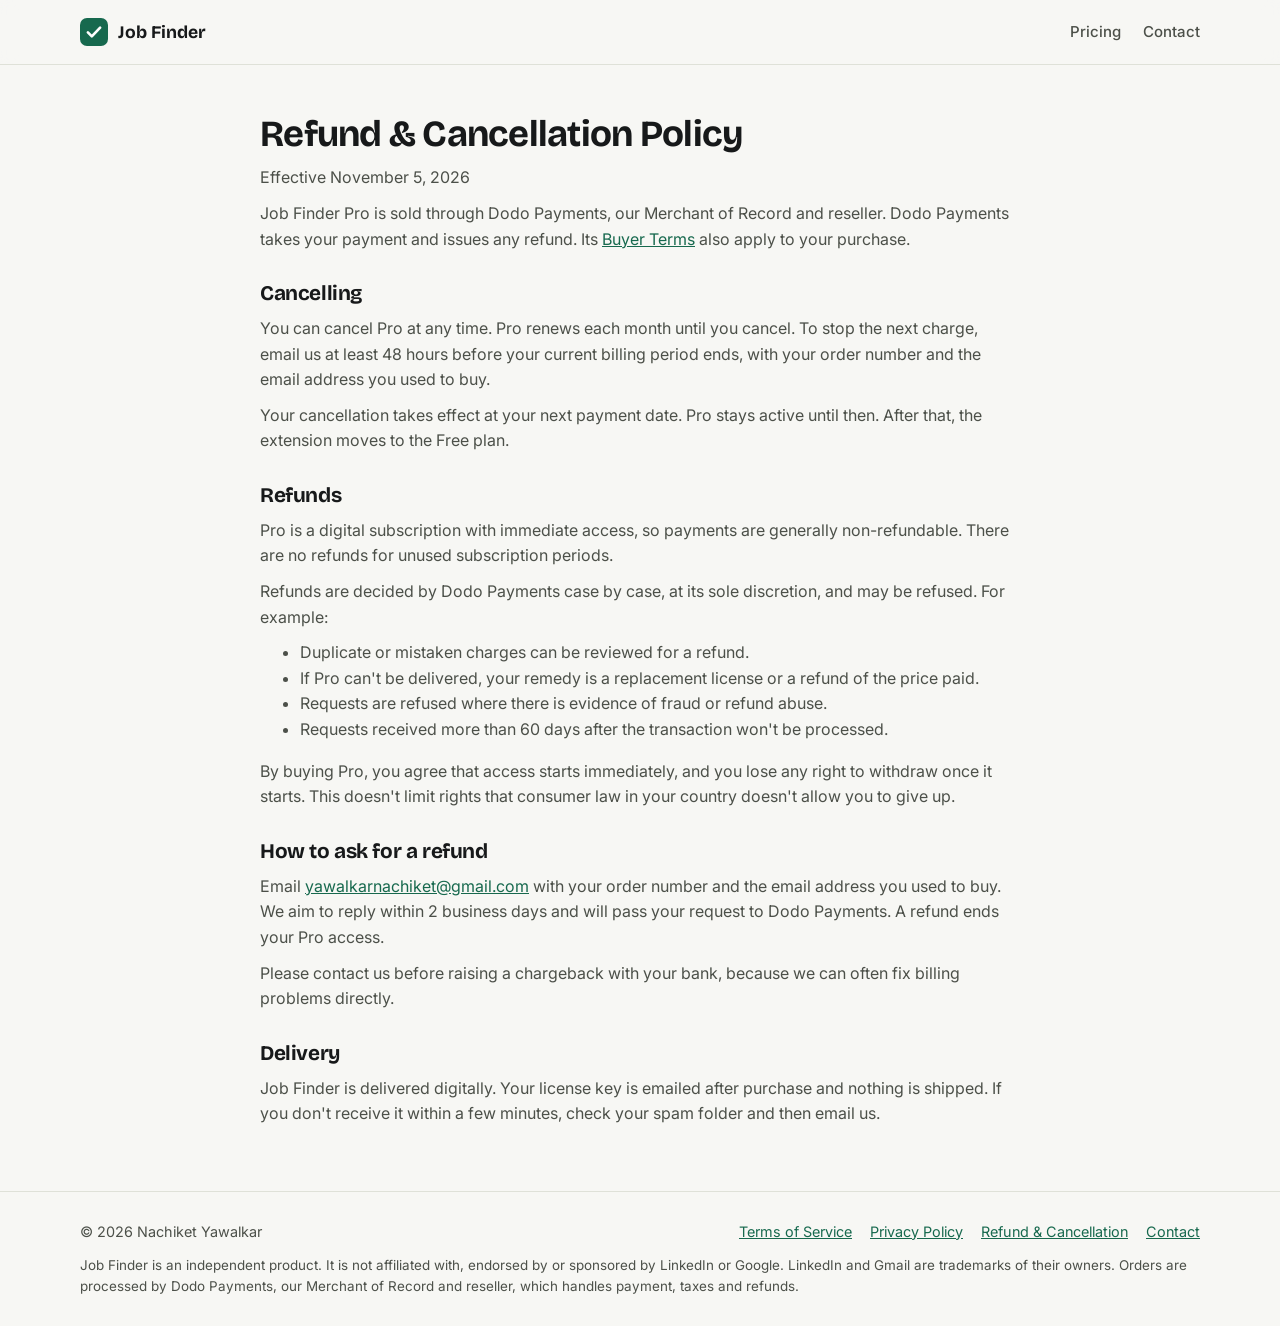
<file: job-finder/refund.html>
<!doctype html>
<html lang="en">
<head>
  <meta charset="utf-8">
  <meta name="viewport" content="width=device-width, initial-scale=1">
  <title>Refund &amp; Cancellation Policy | Job Finder</title>
  <link href="https://fonts.googleapis.com/css2?family=Bricolage+Grotesque:opsz,wght@12..96,600;12..96,700&family=Inter:wght@400;500;600&display=swap" rel="stylesheet">
  <link rel="stylesheet" href="product.css">
</head>
<body>
<header class="top"><div class="wrap">
  <a class="brand" href="./"><svg viewBox="0 0 32 32" aria-hidden="true"><rect width="32" height="32" rx="8" fill="#17694e"/><path d="M9 16.5l4.5 4.5L23 11" fill="none" stroke="#fff" stroke-width="3" stroke-linecap="round" stroke-linejoin="round"/></svg>Job Finder</a>
  <nav aria-label="Main"><a class="keep" href="index.html#pricing">Pricing</a><a class="keep" href="index.html#contact">Contact</a></nav>
</div></header>
<main class="legal"><div class="wrap">
  <h1>Refund &amp; Cancellation Policy</h1>
  <p>Effective November 5, 2026</p>

  <p>Job Finder Pro is sold through Dodo Payments, our Merchant of Record and reseller. Dodo Payments takes your payment and issues any refund. Its <a href="https://dodopayments.com/legal/buyer-terms" target="_blank" rel="noopener noreferrer">Buyer Terms</a> also apply to your purchase.</p>

  <h2>Cancelling</h2>
  <p>You can cancel Pro at any time. Pro renews each month until you cancel. To stop the next charge, email us at least 48 hours before your current billing period ends, with your order number and the email address you used to buy.</p>
  <p>Your cancellation takes effect at your next payment date. Pro stays active until then. After that, the extension moves to the Free plan.</p>

  <h2>Refunds</h2>
  <p>Pro is a digital subscription with immediate access, so payments are generally non-refundable. There are no refunds for unused subscription periods.</p>
  <p>Refunds are decided by Dodo Payments case by case, at its sole discretion, and may be refused. For example:</p>
  <ul>
    <li>Duplicate or mistaken charges can be reviewed for a refund.</li>
    <li>If Pro can't be delivered, your remedy is a replacement license or a refund of the price paid.</li>
    <li>Requests are refused where there is evidence of fraud or refund abuse.</li>
    <li>Requests received more than 60 days after the transaction won't be processed.</li>
  </ul>
  <p>By buying Pro, you agree that access starts immediately, and you lose any right to withdraw once it starts. This doesn't limit rights that consumer law in your country doesn't allow you to give up.</p>

  <h2>How to ask for a refund</h2>
  <p>Email <a href="mailto:yawalkarnachiket@gmail.com">yawalkarnachiket@gmail.com</a> with your order number and the email address you used to buy. We aim to reply within 2 business days and will pass your request to Dodo Payments. A refund ends your Pro access.</p>
  <p>Please contact us before raising a chargeback with your bank, because we can often fix billing problems directly.</p>

  <h2>Delivery</h2>
  <p>Job Finder is delivered digitally. Your license key is emailed after purchase and nothing is shipped. If you don't receive it within a few minutes, check your spam folder and then email us.</p>
</div></main>
<footer><div class="wrap">
  <span>&copy; 2026 Nachiket Yawalkar</span>
  <nav aria-label="Legal"><a href="terms.html">Terms of Service</a><a href="privacy.html">Privacy Policy</a><a href="refund.html">Refund &amp; Cancellation</a><a href="index.html#contact">Contact</a></nav>
  <p class="disc">Job Finder is an independent product. It is not affiliated with, endorsed by or sponsored by LinkedIn or Google. LinkedIn and Gmail are trademarks of their owners. Orders are processed by Dodo Payments, our Merchant of Record and reseller, which handles payment, taxes and refunds.</p>
</div></footer>
</body>
</html>
</file>
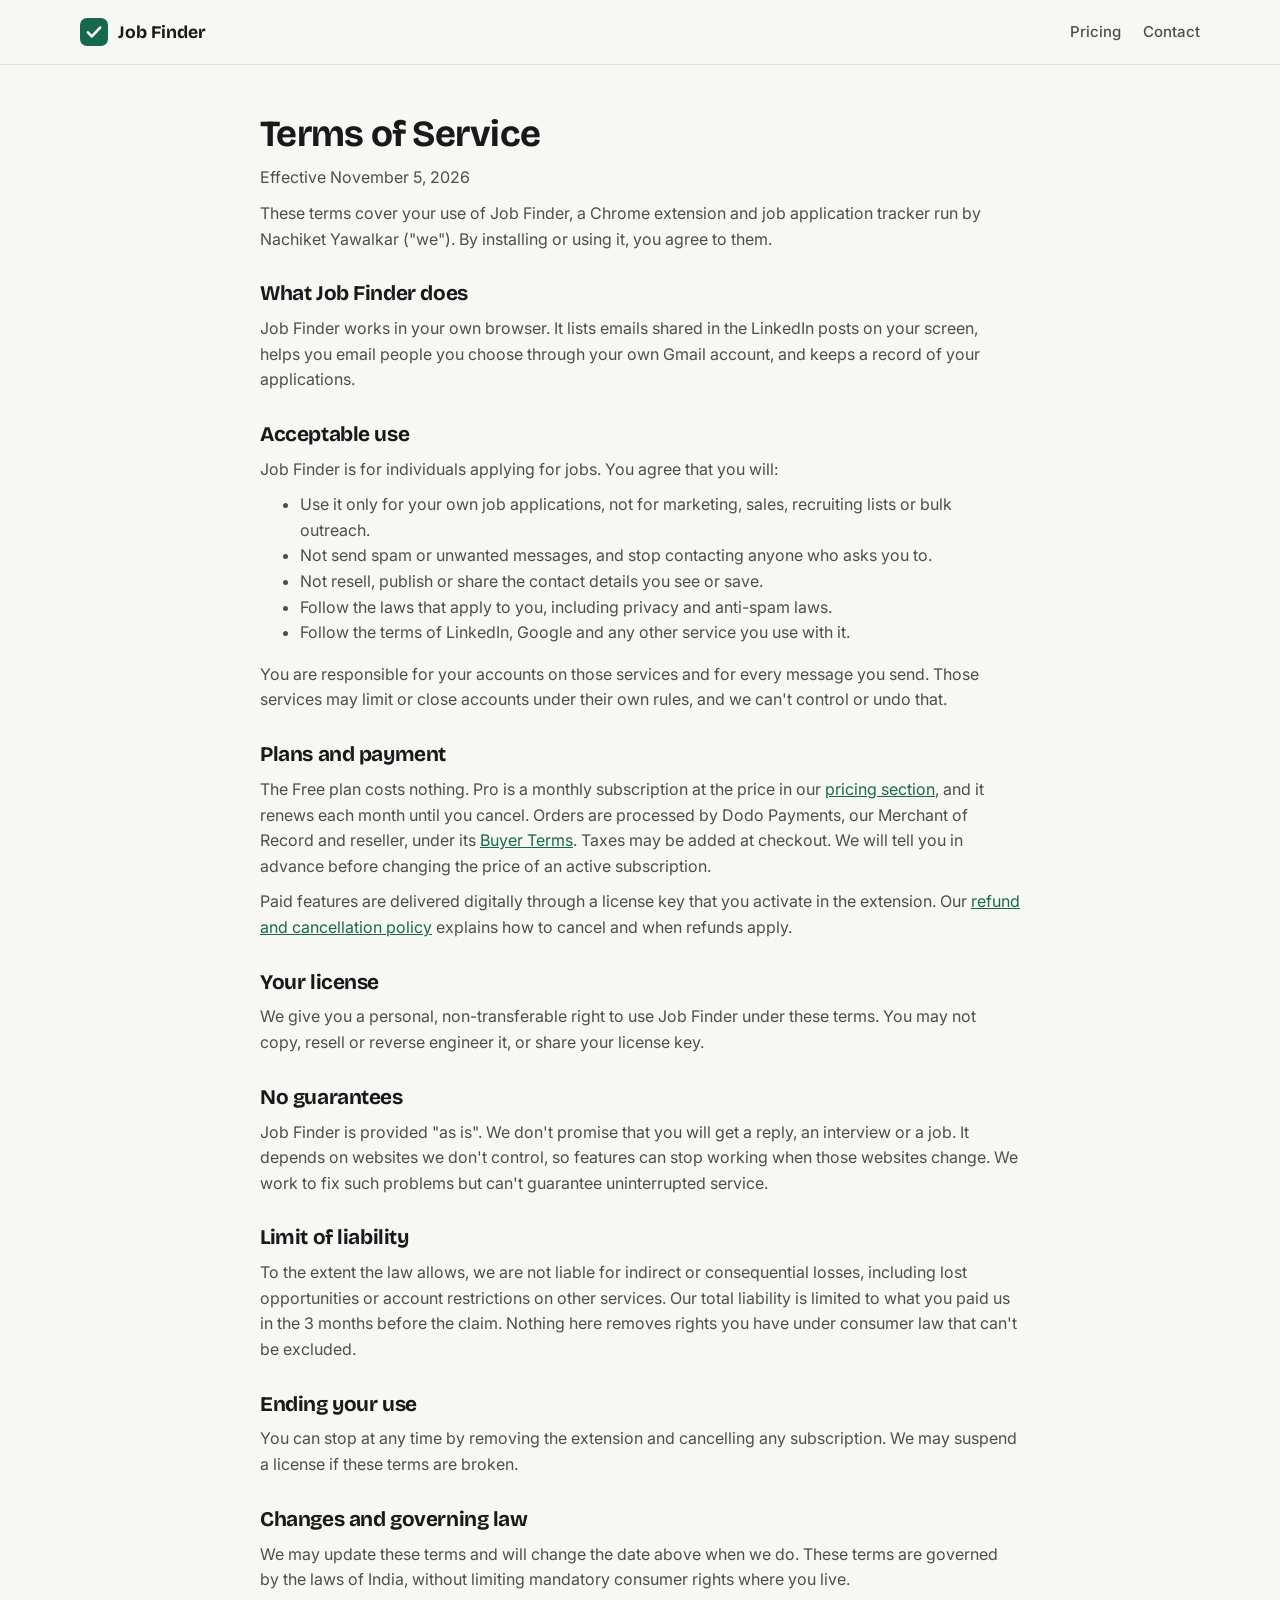
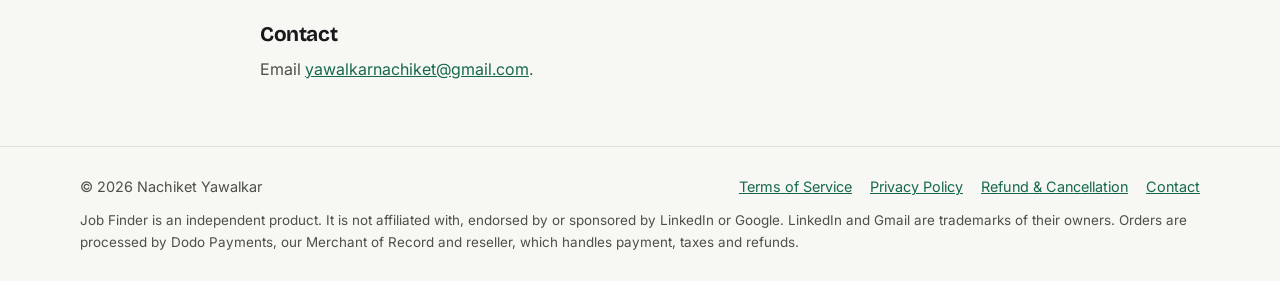
<file: job-finder/terms.html>
<!doctype html>
<html lang="en">
<head>
  <meta charset="utf-8">
  <meta name="viewport" content="width=device-width, initial-scale=1">
  <title>Terms of Service | Job Finder</title>
  <link href="https://fonts.googleapis.com/css2?family=Bricolage+Grotesque:opsz,wght@12..96,600;12..96,700&family=Inter:wght@400;500;600&display=swap" rel="stylesheet">
  <link rel="stylesheet" href="product.css">
</head>
<body>
<header class="top"><div class="wrap">
  <a class="brand" href="./"><svg viewBox="0 0 32 32" aria-hidden="true"><rect width="32" height="32" rx="8" fill="#17694e"/><path d="M9 16.5l4.5 4.5L23 11" fill="none" stroke="#fff" stroke-width="3" stroke-linecap="round" stroke-linejoin="round"/></svg>Job Finder</a>
  <nav aria-label="Main"><a class="keep" href="index.html#pricing">Pricing</a><a class="keep" href="index.html#contact">Contact</a></nav>
</div></header>
<main class="legal"><div class="wrap">
  <h1>Terms of Service</h1>
  <p>Effective November 5, 2026</p>

  <p>These terms cover your use of Job Finder, a Chrome extension and job application tracker run by Nachiket Yawalkar ("we"). By installing or using it, you agree to them.</p>

  <h2>What Job Finder does</h2>
  <p>Job Finder works in your own browser. It lists emails shared in the LinkedIn posts on your screen, helps you email people you choose through your own Gmail account, and keeps a record of your applications.</p>

  <h2>Acceptable use</h2>
  <p>Job Finder is for individuals applying for jobs. You agree that you will:</p>
  <ul>
    <li>Use it only for your own job applications, not for marketing, sales, recruiting lists or bulk outreach.</li>
    <li>Not send spam or unwanted messages, and stop contacting anyone who asks you to.</li>
    <li>Not resell, publish or share the contact details you see or save.</li>
    <li>Follow the laws that apply to you, including privacy and anti-spam laws.</li>
    <li>Follow the terms of LinkedIn, Google and any other service you use with it.</li>
  </ul>
  <p>You are responsible for your accounts on those services and for every message you send. Those services may limit or close accounts under their own rules, and we can't control or undo that.</p>

  <h2>Plans and payment</h2>
  <p>The Free plan costs nothing. Pro is a monthly subscription at the price in our <a href="index.html#pricing">pricing section</a>, and it renews each month until you cancel. Orders are processed by Dodo Payments, our Merchant of Record and reseller, under its <a href="https://dodopayments.com/legal/buyer-terms" target="_blank" rel="noopener noreferrer">Buyer Terms</a>. Taxes may be added at checkout. We will tell you in advance before changing the price of an active subscription.</p>
  <p>Paid features are delivered digitally through a license key that you activate in the extension. Our <a href="refund.html">refund and cancellation policy</a> explains how to cancel and when refunds apply.</p>

  <h2>Your license</h2>
  <p>We give you a personal, non-transferable right to use Job Finder under these terms. You may not copy, resell or reverse engineer it, or share your license key.</p>

  <h2>No guarantees</h2>
  <p>Job Finder is provided "as is". We don't promise that you will get a reply, an interview or a job. It depends on websites we don't control, so features can stop working when those websites change. We work to fix such problems but can't guarantee uninterrupted service.</p>

  <h2>Limit of liability</h2>
  <p>To the extent the law allows, we are not liable for indirect or consequential losses, including lost opportunities or account restrictions on other services. Our total liability is limited to what you paid us in the 3 months before the claim. Nothing here removes rights you have under consumer law that can't be excluded.</p>

  <h2>Ending your use</h2>
  <p>You can stop at any time by removing the extension and cancelling any subscription. We may suspend a license if these terms are broken.</p>

  <h2>Changes and governing law</h2>
  <p>We may update these terms and will change the date above when we do. These terms are governed by the laws of India, without limiting mandatory consumer rights where you live.</p>

  <h2>Contact</h2>
  <p>Email <a href="mailto:yawalkarnachiket@gmail.com">yawalkarnachiket@gmail.com</a>.</p>
</div></main>
<footer><div class="wrap">
  <span>&copy; 2026 Nachiket Yawalkar</span>
  <nav aria-label="Legal"><a href="terms.html">Terms of Service</a><a href="privacy.html">Privacy Policy</a><a href="refund.html">Refund &amp; Cancellation</a><a href="index.html#contact">Contact</a></nav>
  <p class="disc">Job Finder is an independent product. It is not affiliated with, endorsed by or sponsored by LinkedIn or Google. LinkedIn and Gmail are trademarks of their owners. Orders are processed by Dodo Payments, our Merchant of Record and reseller, which handles payment, taxes and refunds.</p>
</div></footer>
</body>
</html>
</file>
<file: style.css>
:root {
  --header-height: 4.25rem;
  --bg: #f7f7f4;
  --surface: #ffffff;
  --surface-2: #eeefe9;
  --text: #17191a;
  --muted: #5a5e56;
  --primary: #17694e;
  --on-primary: #ffffff;
  --primary-soft: #e3f0ea;
  --border: #dfe1d8;
  --radius: 12px;
  --display: "Bricolage Grotesque", "Inter", system-ui, sans-serif;
}

body.dark {
  --bg: #101311;
  --surface: #181c19;
  --surface-2: #20251f;
  --text: #edefe9;
  --muted: #a9aea4;
  --primary: #5fd3a5;
  --on-primary: #06140e;
  --primary-soft: #1b2c24;
  --border: #30362f;
}

*,
*::before,
*::after {
  box-sizing: border-box;
}

html {
  scroll-behavior: smooth;
  scroll-padding-top: calc(var(--header-height) + 1rem);
}

body {
  margin: 0;
  overflow-x: hidden;
  font: 400 1rem/1.65 "Inter", system-ui, -apple-system, "Segoe UI", sans-serif;
  background: var(--bg);
  color: var(--text);
}

body.menu-open {
  overflow: hidden;
}

a {
  color: inherit;
  text-decoration: none;
}

p {
  margin: 0;
}

ul {
  margin: 0;
  padding: 0;
  list-style: none;
}

img {
  max-width: 100%;
}

h1,
h2,
h3 {
  font-family: var(--display);
  letter-spacing: -0.015em;
  line-height: 1.2;
}

h3 {
  margin: 0;
  font-size: 1.12rem;
  font-weight: 650;
}

:focus-visible {
  outline: 2px solid var(--primary);
  outline-offset: 2px;
  border-radius: 4px;
}

.container {
  width: min(1080px, calc(100% - 2.5rem));
  margin: 0 auto;
}

.section {
  padding: 5rem 0;
}

.section + .section {
  border-top: 1px solid var(--border);
}

.section-title {
  margin: 0 0 0.5rem;
  font-size: clamp(1.75rem, 3.2vw, 2.4rem);
  font-weight: 700;
}

.section-title--spaced {
  margin-top: 3.5rem;
  margin-bottom: 1.25rem;
}

.section-subtitle {
  margin: 0 0 2.25rem;
  max-width: 62ch;
  color: var(--muted);
}

/* header */
.l-header {
  position: sticky;
  top: 0;
  z-index: 100;
  backdrop-filter: blur(10px);
  background: color-mix(in srgb, var(--bg) 88%, transparent);
  border-bottom: 1px solid var(--border);
}

.nav {
  min-height: var(--header-height);
  display: flex;
  align-items: center;
  justify-content: space-between;
  gap: 1rem;
}

.nav__logo {
  font: 700 1.15rem var(--display);
  letter-spacing: 0.02em;
}

.nav__list {
  display: flex;
  gap: 1.5rem;
}

.nav__link {
  position: relative;
  color: var(--muted);
  font-size: 0.94rem;
  font-weight: 500;
}

.nav__link:hover,
.nav__link.active {
  color: var(--text);
}

.nav__link.active::after {
  content: "";
  position: absolute;
  left: 0;
  bottom: -0.4rem;
  width: 100%;
  height: 2px;
  background: var(--primary);
}

.nav__actions {
  display: flex;
  align-items: center;
  gap: 0.45rem;
}

.icon-btn {
  border: 1px solid var(--border);
  background: var(--surface);
  color: var(--text);
  border-radius: 8px;
  width: 2.35rem;
  height: 2.35rem;
  display: grid;
  place-items: center;
  cursor: pointer;
}

.nav__toggle {
  display: none;
}

/* hero */
.home {
  padding: 5.5rem 0 4.5rem;
}

.home__container {
  display: grid;
  gap: 3rem;
  align-items: end;
  grid-template-columns: minmax(0, 1.75fr) minmax(0, 1fr);
}

.pill {
  color: var(--primary);
  font-size: 0.92rem;
  font-weight: 600;
}

.home h1 {
  margin: 0.6rem 0 0;
  font-size: clamp(2.8rem, 7.6vw, 5.2rem);
  font-weight: 700;
  line-height: 1;
  letter-spacing: -0.03em;
}

.home__subtitle {
  margin-top: 1.2rem;
  font-size: 1.06rem;
  font-weight: 600;
}

.home__text {
  margin-top: 0.8rem;
  color: var(--muted);
  max-width: 62ch;
}

.home__cta {
  margin-top: 1.8rem;
  display: flex;
  gap: 0.7rem;
  flex-wrap: wrap;
}

.button {
  display: inline-block;
  border: 1px solid var(--primary);
  cursor: pointer;
  border-radius: 8px;
  padding: 0.65rem 1.1rem;
  font: 600 0.95rem "Inter", system-ui, sans-serif;
  color: var(--on-primary);
  background: var(--primary);
  transition: background 0.15s;
}

.button:hover {
  background: color-mix(in srgb, var(--primary) 85%, var(--text));
}

.button--ghost {
  color: var(--text);
  background: transparent;
  border-color: var(--border);
}

.button--ghost:hover {
  background: var(--surface-2);
}

.button[aria-disabled="true"] {
  color: var(--muted);
  cursor: default;
}

.socials {
  margin-top: 1.3rem;
  display: flex;
  gap: 0.5rem;
}

.socials a {
  width: 2.2rem;
  height: 2.2rem;
  border-radius: 8px;
  display: grid;
  place-items: center;
  font-size: 1.1rem;
  color: var(--muted);
  border: 1px solid var(--border);
}

.socials a:hover {
  color: var(--text);
  background: var(--surface-2);
}

.home__card {
  padding-left: 1.5rem;
  border-left: 2px solid var(--primary);
}

.home__card h3 {
  margin-bottom: 0.7rem;
  font-size: 1rem;
}

.home__card li {
  margin-bottom: 0.45rem;
  color: var(--muted);
  font-size: 0.95rem;
}

/* cards */
.panel,
.skill-card,
.project-card,
.project-entry,
.contact-card,
.contact__form {
  background: var(--surface);
  border: 1px solid var(--border);
  border-radius: var(--radius);
}

.panel,
.skill-card,
.project-card {
  padding: 1.35rem;
}

.panel p,
.skill-card p,
.project-card p {
  margin-top: 0.5rem;
  color: var(--muted);
  font-size: 0.96rem;
}

.about__grid,
.projects,
.contact-grid {
  display: grid;
  grid-template-columns: repeat(2, minmax(0, 1fr));
  gap: 1rem;
}

.skills {
  display: grid;
  grid-template-columns: repeat(3, minmax(0, 1fr));
  gap: 1rem;
}

.stats {
  display: grid;
  grid-template-columns: repeat(4, minmax(0, 1fr));
  gap: 1rem;
  margin-top: 2.25rem;
}

.stat b {
  display: block;
  font: 700 clamp(1.7rem, 3vw, 2.3rem)/1.1 var(--display);
  letter-spacing: -0.02em;
  color: var(--primary);
}

.stat span {
  display: block;
  margin-top: 0.4rem;
  font-size: 0.92rem;
  color: var(--muted);
}

.project-card h3 a:hover {
  color: var(--primary);
}

/* live project */
.live-card {
  display: flex;
  align-items: center;
  justify-content: space-between;
  gap: 2rem;
  padding: 1.75rem;
  background: var(--primary-soft);
  border: 1px solid color-mix(in srgb, var(--primary) 35%, var(--border));
  border-radius: var(--radius);
}

.live-card h3 {
  font-size: 1.4rem;
}

.live-card p {
  margin-top: 0.5rem;
  max-width: 62ch;
  color: var(--muted);
}

.live-card .button {
  flex: none;
}

.live-tag {
  display: inline-flex;
  align-items: center;
  gap: 0.4rem;
  margin-bottom: 0.6rem;
  font-size: 0.85rem;
  font-weight: 600;
  color: var(--primary);
}

.live-tag::before {
  content: "";
  width: 0.5rem;
  height: 0.5rem;
  border-radius: 50%;
  background: var(--primary);
}

/* project and certification pages */
.project-list-page {
  display: grid;
  /* minmax(0, ...) lets a card shrink to the screen; plain auto grows to fit a wide screenshot row */
  grid-template-columns: minmax(0, 1fr);
  gap: 1rem;
}

.project-entry {
  padding: 1.5rem;
}

.project-entry h2 {
  margin: 0 0 0.5rem;
  font-size: 1.4rem;
  font-weight: 650;
}

.project-entry h3 {
  margin: 1rem 0 0.25rem;
  font-size: 0.95rem;
}

.project-entry > p {
  color: var(--muted);
  max-width: 75ch;
}

.project-shot {
  margin: 1rem 0;
  border-radius: 10px;
  overflow: hidden;
}

/* Play Store screenshots: one row that scrolls sideways */
.app-shots {
  display: flex;
  gap: 0.75rem;
  margin: 1rem 0;
  padding-bottom: 0.5rem; /* room for the scrollbar */
  overflow-x: auto;
  overscroll-behavior-x: contain; /* a sideways swipe scrolls the row, not the browser back */
  scroll-snap-type: x mandatory;
  scrollbar-width: thin;
}

.app-shots img {
  flex: 0 0 auto;
  width: min(180px, 42vw);
  height: auto;
  border-radius: 10px;
  scroll-snap-align: start;
}

.stack-chips {
  display: flex;
  flex-wrap: wrap;
  gap: 0.4rem;
  margin: 0.8rem 0;
}

.stack-chips span {
  padding: 0.15rem 0.55rem;
  border: 1px solid var(--border);
  border-radius: 6px;
  color: var(--muted);
  font-size: 0.84rem;
}

.project-links {
  display: flex;
  flex-wrap: wrap;
  gap: 0.6rem;
  margin-top: 1rem;
}

.tick-list li {
  margin-bottom: 0.5rem;
  color: var(--muted);
}

/* experience */
.timeline {
  display: grid;
}

.timeline__item {
  display: grid;
  grid-template-columns: 14rem minmax(0, 1fr);
  column-gap: 2rem;
  padding: 1.4rem 0;
  border-top: 1px solid var(--border);
}

.timeline__item:last-child {
  border-bottom: 1px solid var(--border);
}

.timeline__item h3 {
  grid-column: 2;
}

.timeline__item .meta {
  grid-column: 1;
  grid-row: 1 / span 2;
}

.timeline__item > p:not(.meta) {
  grid-column: 2;
  margin-top: 0.4rem;
  color: var(--muted);
}

.meta {
  color: var(--muted);
  font-size: 0.9rem;
}

/* tabs and chips */
.chips {
  display: flex;
  flex-wrap: wrap;
  gap: 0.5rem;
}

.chips span,
.chips a {
  padding: 0.45rem 0.8rem;
  border-radius: 8px;
  border: 1px solid var(--border);
  background: var(--surface);
  font-size: 0.94rem;
  display: inline-block;
}

.chips a:hover {
  border-color: var(--primary);
  color: var(--primary);
}

.page-tabs {
  margin: 0 0 1.25rem;
  display: flex;
  flex-wrap: wrap;
  gap: 0.4rem;
}

.tab-btn {
  border: 1px solid var(--border);
  background: transparent;
  color: var(--muted);
  border-radius: 8px;
  padding: 0.4rem 0.9rem;
  cursor: pointer;
  font: 600 0.92rem "Inter", system-ui, sans-serif;
}

.tab-btn:hover {
  color: var(--text);
}

.tab-btn.active {
  color: var(--text);
  border-color: var(--text);
}

.tab-panel {
  display: none;
}

.tab-panel.active {
  display: block;
}

/* contact */
.contact-grid {
  grid-template-columns: repeat(3, minmax(0, 1fr));
  margin-bottom: 1rem;
}

.contact-card {
  display: flex;
  align-items: center;
  gap: 0.65rem;
  min-width: 0;
  padding: 0.9rem 1.1rem;
  font-size: 0.95rem;
  overflow-wrap: anywhere;
}

.contact-card:hover {
  border-color: var(--primary);
}

.contact-card i {
  color: var(--primary);
  font-size: 1.15rem;
}

.contact-text {
  word-break: break-word;
}

.contact__form {
  padding: 1.35rem;
}

.contact__input {
  display: block;
  width: 100%;
  margin-bottom: 0.7rem;
  padding: 0.65rem 0.8rem;
  border-radius: 8px;
  border: 1px solid var(--border);
  background: var(--bg);
  color: var(--text);
  font: inherit;
}

.form-status {
  min-height: 1.2rem;
  margin-top: 0.7rem;
  color: var(--muted);
}

/* footer */
.footer {
  border-top: 1px solid var(--border);
}

.footer__content {
  display: flex;
  flex-wrap: wrap;
  justify-content: space-between;
  gap: 0.3rem 1.5rem;
  padding: 1.75rem 0;
  font-size: 0.92rem;
  color: var(--muted);
}

.footer__title {
  font-weight: 600;
  color: var(--text);
}

.scroll-top {
  position: fixed;
  right: 1rem;
  bottom: 1rem;
  width: 2.6rem;
  height: 2.6rem;
  border: 1px solid var(--border);
  border-radius: 8px;
  display: grid;
  place-items: center;
  color: var(--text);
  background: var(--surface);
  cursor: pointer;
  opacity: 0;
  pointer-events: none;
  transition: opacity 0.25s;
}

.scroll-top.show {
  opacity: 1;
  pointer-events: auto;
}

body.enable-reveal .reveal {
  opacity: 0;
  transform: translateY(12px);
  transition: opacity 0.4s ease, transform 0.4s ease;
}

body.enable-reveal .reveal.is-visible {
  opacity: 1;
  transform: none;
}

@media (prefers-reduced-motion: reduce) {
  html {
    scroll-behavior: auto;
  }

  body.enable-reveal .reveal {
    opacity: 1;
    transform: none;
    transition: none;
  }
}

@media (max-width: 900px) {
  .nav__toggle {
    display: grid;
  }

  .nav__menu {
    position: fixed;
    top: var(--header-height);
    right: 0;
    width: min(88%, 320px);
    height: calc(100vh - var(--header-height));
    background: var(--surface);
    border-left: 1px solid var(--border);
    padding: 1.25rem;
    /* hidden with clip-path, not translateX(100%): an off-screen menu widens the page and phones scroll sideways to it */
    clip-path: inset(0 0 0 100%);
    visibility: hidden;
    transition: clip-path 0.3s ease, visibility 0s 0.3s;
    overflow-y: auto;
    z-index: 120;
    pointer-events: none;
  }

  .nav__menu.show {
    clip-path: inset(0);
    visibility: visible;
    transition: clip-path 0.3s ease;
    pointer-events: auto;
  }

  .nav__list {
    flex-direction: column;
    gap: 1rem;
  }

  .home {
    padding: 3.5rem 0 3rem;
  }

  .home__container,
  .about__grid,
  .skills,
  .projects,
  .contact-grid {
    grid-template-columns: minmax(0, 1fr);
  }

  .stats {
    grid-template-columns: repeat(2, minmax(0, 1fr));
  }

  .section {
    padding: 3.5rem 0;
  }

  .live-card {
    flex-direction: column;
    align-items: flex-start;
  }

  .timeline__item {
    grid-template-columns: minmax(0, 1fr);
  }

  .timeline__item h3,
  .timeline__item .meta,
  .timeline__item > p:not(.meta) {
    grid-column: 1;
    grid-row: auto;
  }

  .timeline__item .meta {
    margin-top: 0.25rem;
  }
}
</file>
<file: job-finder/product.css>
:root {
  --bg: #f7f7f4;
  --surface: #ffffff;
  --surface-2: #f0f1ec;
  --line: #dfe1d8;
  --text: #17191a;
  --text-2: #4c5049;
  --brand: #17694e;
  --brand-ink: #ffffff;
  --brand-soft: #e3f0ea;
  --radius: 14px;
  --display: "Bricolage Grotesque", Inter, system-ui, sans-serif;
}
@media (prefers-color-scheme: dark) {
  :root {
    --bg: #101311;
    --surface: #181c19;
    --surface-2: #20251f;
    --line: #30362f;
    --text: #edefe9;
    --text-2: #b1b6ac;
    --brand: #5fd3a5;
    --brand-ink: #06140e;
    --brand-soft: #1b2c24;
  }
}

* { box-sizing: border-box; }
html { scroll-behavior: smooth; scroll-padding-top: 80px; }
body { margin: 0; background: var(--bg); color: var(--text); font: 16px/1.6 Inter, system-ui, -apple-system, "Segoe UI", sans-serif; }
a { color: var(--brand); }
h1, h2, h3 { font-family: var(--display); line-height: 1.15; letter-spacing: -.02em; margin: 0; }
h2 { font-size: clamp(1.7rem, 3.4vw, 2.3rem); }
h3 { font-size: 1.1rem; letter-spacing: -.01em; }
p { margin: 0; }
.wrap { width: min(1120px, 100% - 32px); margin-inline: auto; }
.skip { position: absolute; left: -999px; }
.skip:focus { left: 16px; top: 12px; z-index: 20; background: var(--surface); padding: 8px 12px; border-radius: 8px; }
:focus-visible { outline: 2px solid var(--brand); outline-offset: 2px; }

/* header */
.top { position: sticky; top: 0; z-index: 10; background: color-mix(in srgb, var(--bg) 90%, transparent); backdrop-filter: blur(8px); border-bottom: 1px solid var(--line); }
.top .wrap { display: flex; align-items: center; justify-content: space-between; gap: 16px; height: 64px; }
.brand { display: flex; align-items: center; gap: 10px; font: 700 1.1rem var(--display); color: var(--text); text-decoration: none; }
.brand svg { width: 28px; height: 28px; flex: none; }
.top nav { display: flex; gap: 22px; }
.top nav a { color: var(--text-2); text-decoration: none; font-size: .94rem; font-weight: 500; }
.top nav a:hover { color: var(--text); }
@media (max-width: 640px) { .top nav a:not(.keep) { display: none; } }

.btn { display: inline-block; padding: 10px 18px; border-radius: 10px; border: 1px solid var(--line); background: var(--surface); color: var(--text); font: 600 .95rem Inter, system-ui, sans-serif; text-decoration: none; cursor: pointer; }
.btn:hover { background: var(--surface-2); }
.btn-primary { background: var(--brand); border-color: var(--brand); color: var(--brand-ink); }
.btn-primary:hover { background: color-mix(in srgb, var(--brand) 85%, var(--text)); }

/* hero */
.hero { padding: 64px 0 28px; }
.hero h1 { font-size: clamp(2.2rem, 5.6vw, 3.8rem); max-width: 17ch; }
.hero .lead { margin-top: 18px; max-width: 60ch; font-size: 1.14rem; color: var(--text-2); }
.hero .cta { margin-top: 26px; display: flex; flex-wrap: wrap; gap: 12px; }

section { padding: 56px 0; }
.intro { margin-top: 10px; max-width: 62ch; color: var(--text-2); }

/* demo */
.demo-frame { margin-top: 26px; border: 1px solid var(--line); border-radius: var(--radius); overflow: hidden; background: #f4f2ee; box-shadow: 0 18px 50px rgba(0, 0, 0, .12); }
.demo-note { margin-top: 10px; font-size: .86rem; color: var(--text-2); }
.demo-controls { display: grid; grid-template-columns: 1fr auto; gap: 14px; align-items: start; margin-top: 16px; }
.demo-caption { min-height: 88px; }
.demo-caption b { display: block; font: 700 1.2rem var(--display); }
.demo-caption span { color: var(--text-2); }
.demo-steps { grid-column: 1 / -1; display: flex; flex-wrap: wrap; gap: 8px; list-style: none; margin: 0; padding: 0; }
.demo-steps button { padding: 6px 12px; border: 1px solid var(--line); border-radius: 99px; background: var(--surface); color: var(--text-2); font: 500 .86rem Inter, system-ui, sans-serif; cursor: pointer; }
.demo-steps button[aria-current="step"] { background: var(--brand); border-color: var(--brand); color: var(--brand-ink); }

/* stage: a fixed-size mock of the browser, scaled to fit by demo.js */
.stage { position: relative; width: 1040px; height: 600px; transform-origin: 0 0; overflow: hidden; font: 13px/1.4 -apple-system, "Segoe UI", Roboto, sans-serif; color: rgba(0, 0, 0, .9); background: #f4f2ee; }
.stage * { box-sizing: border-box; }
.s-bar { height: 40px; display: flex; align-items: center; gap: 12px; padding: 0 14px; background: #e8e8e4; border-bottom: 1px solid #d5d5cf; }
.s-dots { display: flex; gap: 6px; }
.s-dots i { width: 10px; height: 10px; border-radius: 50%; background: #c6c6c0; }
.s-addr { flex: 1; padding: 4px 12px; border-radius: 99px; background: #fff; color: #555; font-size: 12px; white-space: nowrap; overflow: hidden; }
.s-view { position: absolute; inset: 40px 0 0; transition: opacity .3s; }
.s-view[hidden] { display: none; }

.s-nav { height: 40px; background: #fff; border-bottom: 1px solid #e0dfdb; display: flex; align-items: center; padding: 0 20px; gap: 10px; color: #666; font-size: 12px; }
.s-search { width: 340px; padding: 4px 12px; background: #eef3f8; border-radius: 6px; white-space: nowrap; overflow: hidden; color: #333; }
.s-feedbox { position: absolute; top: 48px; bottom: 0; left: 40px; width: 610px; overflow: hidden; }
.s-feed { transition: transform .9s cubic-bezier(.3, .8, .3, 1); }
.s-post { position: relative; background: #fff; border-radius: 8px; box-shadow: 0 0 0 1px rgba(0, 0, 0, .08); margin-bottom: 10px; overflow: hidden; }
.s-post-in { padding: 12px 14px 14px; }
.s-actor { display: flex; gap: 10px; align-items: center; margin-bottom: 8px; }
.s-av { width: 40px; height: 40px; border-radius: 50%; color: #fff; display: grid; place-items: center; font-weight: 700; flex: none; }
.s-actor b { display: block; font-size: 14px; }
.s-actor span { color: #666; font-size: 12px; }
.s-post p { font-size: 13px; }
.s-pbar { display: none; align-items: center; gap: 6px; padding: 8px 14px; background: #edf3f8; font-weight: 600; }
.s-post.has-bar .s-pbar { display: flex; }
.s-pbar .m { margin-right: auto; }
.s-pb { padding: 3px 11px; border-radius: 99px; border: 1px solid #0a66c2; color: #0a66c2; font-size: 12px; font-weight: 600; background: transparent; }
.s-pb.main { background: #0a66c2; color: #fff; }
.s-msg { padding: 0 14px 6px; background: #edf3f8; font-size: 12px; color: #444; display: none; }
.s-msg.on { display: block; }
.s-post.glow { box-shadow: 0 0 0 2px #0a66c2, 0 0 18px 4px rgba(10, 102, 194, .45); }

.s-panel { position: absolute; top: 8px; bottom: 10px; right: 12px; width: 300px; background: #fff; border-radius: 8px; box-shadow: 0 0 0 1px rgba(0, 0, 0, .08), 0 6px 20px rgba(0, 0, 0, .08); display: flex; flex-direction: column; overflow: hidden; z-index: 2; }
.s-phead { display: flex; align-items: center; gap: 8px; padding: 9px 12px; border-bottom: 1px solid #e8e6e1; font-weight: 650; font-size: 14px; }
.s-phead .t { flex: 1; }
.s-count { background: #f3f2ef; border-radius: 99px; padding: 0 8px; font-size: 12px; font-weight: 600; }
.s-sec { padding: 8px 12px; border-bottom: 1px solid #e8e6e1; display: flex; flex-direction: column; gap: 5px; }
.s-lbl { font-size: 11.5px; font-weight: 600; color: rgba(0, 0, 0, .6); display: flex; justify-content: space-between; }
.s-bar-p { height: 4px; border-radius: 99px; background: #e8e6e1; overflow: hidden; }
.s-bar-p i { display: block; height: 100%; width: 0; background: #0a66c2; transition: width .4s; }
.s-in { padding: 4px 9px; border: 1px solid #c9c7c2; border-radius: 6px; font-size: 12px; min-height: 26px; white-space: nowrap; overflow: hidden; }
.s-in.ph { color: #999; }
.s-row { display: flex; gap: 6px; }
.s-btn { flex: 1; padding: 4px 8px; text-align: center; border: 1px solid #c9c7c2; border-radius: 6px; font-size: 12px; font-weight: 600; }
.s-btn.pri { background: #0a66c2; border-color: #0a66c2; color: #fff; }
.s-list { flex: 1; overflow: hidden; }
.s-item { display: flex; gap: 8px; padding: 7px 12px; border-bottom: 1px solid #e8e6e1; animation: s-in .35s ease; }
@keyframes s-in { from { opacity: 0; transform: translateY(6px); } }
.s-item input { margin: 3px 0 0; pointer-events: none; }
.s-item b { display: block; font-size: 12.5px; }
.s-item span { display: block; font-size: 11.5px; color: rgba(0, 0, 0, .6); }
.s-item span.sent { color: #057642; font-weight: 600; }
.s-empty { padding: 14px 12px; color: rgba(0, 0, 0, .6); font-size: 12px; }

.s-gm { position: absolute; right: 340px; bottom: 0; width: 400px; background: #fff; border-radius: 8px 8px 0 0; box-shadow: 0 8px 30px rgba(0, 0, 0, .3); transform: translateY(110%); transition: transform .4s; z-index: 3; }
.s-gm.on { transform: none; }
.s-gm-h { padding: 8px 12px; background: #f2f6fc; border-radius: 8px 8px 0 0; font-weight: 600; }
.s-gm-f { padding: 6px 12px; border-bottom: 1px solid #eee; min-height: 30px; }
.s-gm-f em { color: #777; font-style: normal; margin-right: 6px; }
.s-gm-b { padding: 8px 12px; height: 118px; white-space: pre-wrap; }
.s-gm-a { padding: 4px 12px; font-size: 12px; color: #0a66c2; min-height: 24px; }
.s-gm-s { margin: 4px 12px 10px; display: inline-block; padding: 5px 18px; border-radius: 99px; background: #0b57d0; color: #fff; font-weight: 600; }

.s-dash { display: flex; height: 100%; background: #f1f1ec; }
.s-side { width: 180px; padding: 16px 12px; background: #e7e8e2; }
.s-side b { display: block; font-size: 15px; }
.s-side small { color: #555; }
.s-side div { margin-top: 12px; padding: 6px 10px; border-radius: 8px; }
.s-side div.on { background: #cfdccf; font-weight: 600; }
.s-main { flex: 1; padding: 20px 24px; min-width: 0; }
.s-main h4 { margin: 0; font-size: 22px; }
.s-main p { margin: 2px 0 14px; color: #555; }
.s-table { width: 100%; border-collapse: collapse; background: #fff; border-radius: 10px; overflow: hidden; font-size: 12px; }
.s-table th { text-align: left; padding: 8px 10px; color: #555; background: #f7f7f3; font-weight: 600; }
.s-table td { padding: 10px; border-top: 1px solid #ecebe6; }
.s-table a { color: #0a66c2; }
.s-table .new { background: #eef6f1; }

.s-cur { position: absolute; left: 0; top: 0; width: 20px; height: 24px; z-index: 9; transition: transform .7s cubic-bezier(.3, .8, .3, 1); pointer-events: none; filter: drop-shadow(0 1px 2px rgba(0, 0, 0, .4)); }
.s-cur.pressed { scale: .85; }
.instant, .instant * { transition: none !important; animation: none !important; }

/* content blocks */
.steps { display: grid; grid-template-columns: repeat(auto-fit, minmax(250px, 1fr)); gap: 14px; margin-top: 26px; padding: 0; list-style: none; counter-reset: s; }
.steps li, .card { background: var(--surface); border: 1px solid var(--line); border-radius: var(--radius); padding: 20px; }
.steps li { counter-increment: s; }
.steps li::before { content: counter(s); display: grid; place-items: center; width: 28px; height: 28px; border-radius: 50%; background: var(--brand-soft); color: var(--brand); font-weight: 700; font-size: .9rem; margin-bottom: 10px; }
.steps p, .card p { margin-top: 6px; color: var(--text-2); font-size: .95rem; }
.alt { background: var(--surface); border-block: 1px solid var(--line); }
.alt .card, .alt .steps li { background: var(--bg); }
.grid-2 { display: grid; grid-template-columns: repeat(auto-fit, minmax(270px, 1fr)); gap: 14px; margin-top: 26px; }

.compare-wrap { margin-top: 26px; border: 1px solid var(--line); border-radius: var(--radius); overflow: hidden; background: var(--bg); }
.compare { width: 100%; border-collapse: collapse; font-size: .95rem; }
.compare th, .compare td { padding: 13px 16px; text-align: left; border-top: 1px solid var(--line); vertical-align: top; }
.compare thead th { border-top: 0; font: 700 1.15rem var(--display); }
.compare thead th.pro { color: var(--brand); }
.compare .p { display: block; margin-top: 4px; font-size: 1.6rem; color: var(--text); }
.compare .p small { font: 500 .88rem Inter, system-ui, sans-serif; color: var(--text-2); }
.compare tbody th { font-weight: 500; }
.row-note { display: block; font-size: .85rem; font-weight: 400; color: var(--text-2); }
.compare td { color: var(--text-2); }
.compare td.yes { color: var(--text); font-weight: 600; }
.compare td.no { color: var(--text-2); opacity: .75; }
.vh { position: absolute; width: 1px; height: 1px; overflow: hidden; clip-path: inset(50%); }
@media (max-width: 560px) { .compare { font-size: .86rem; } .compare th, .compare td { padding: 10px; } .compare .p { font-size: 1.25rem; } }
.fine { margin-top: 14px; font-size: .9rem; color: var(--text-2); }

/* legal pages */
.legal { padding: 48px 0 64px; }
.legal .wrap { max-width: 760px; }
.legal h1 { font-size: 2.3rem; }
.legal h2 { font-size: 1.3rem; margin-top: 30px; }
.legal p, .legal ul { margin-top: 10px; color: var(--text-2); }

footer { border-top: 1px solid var(--line); padding: 28px 0; font-size: .9rem; color: var(--text-2); }
footer .wrap { display: flex; flex-wrap: wrap; justify-content: space-between; gap: 12px 28px; }
footer nav { display: flex; flex-wrap: wrap; gap: 8px 18px; }
footer .disc { flex-basis: 100%; font-size: .84rem; }
</file>
